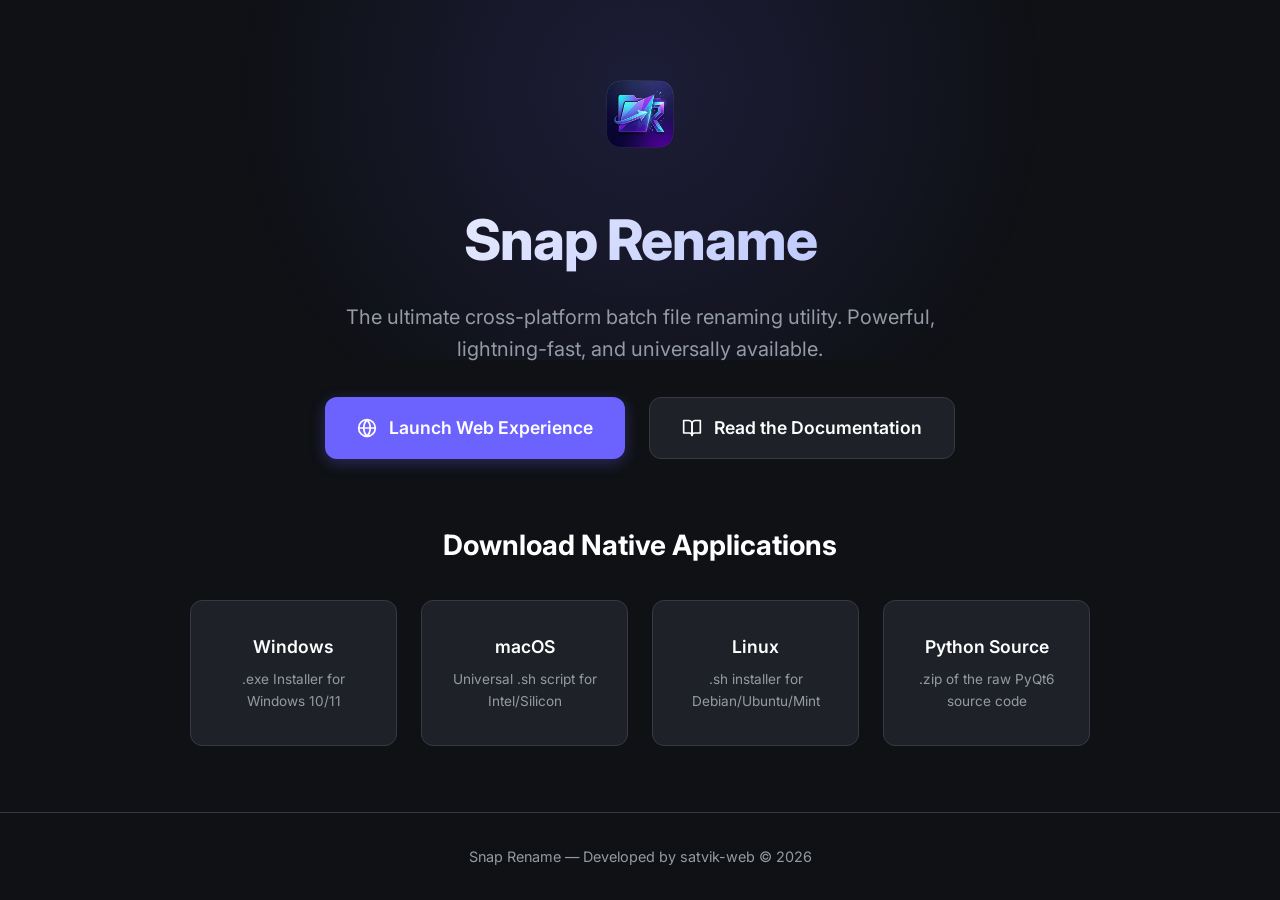
<file: index.html>
<!DOCTYPE html>
<html lang="en">
<head>
  <meta charset="UTF-8" />
  <meta name="viewport" content="width=device-width, initial-scale=1.0"/>
  <title>Snap Rename — Welcome</title>
  <meta name="description" content="A powerful cross-platform file renaming utility available on Web, Windows, macOS, and Linux." />
  
  <link rel="preconnect" href="https://fonts.googleapis.com">
  <link href="https://fonts.googleapis.com/css2?family=Inter:wght@400;500;600;700;800&family=JetBrains+Mono:wght@400;600&display=swap" rel="stylesheet">
  
  <link rel="icon" type="image/png" href="Documentation/logo.png">

  <style>
    :root {
      --bg-color: #0f1115;
      --surface: #1e2128;
      --surface-hover: #2a2e37;
      --text: #ffffff;
      --text-muted: #949ba4;
      --primary: #6c63ff;
      --primary-hover: #5a52d6;
      --border: #353a45;
      --radius: 12px;
      --transition: 0.2s ease-in-out;
    }

    * { margin: 0; padding: 0; box-sizing: border-box; }

    body {
      font-family: 'Inter', sans-serif;
      background-color: var(--bg-color);
      color: var(--text);
      line-height: 1.6;
      display: flex;
      flex-direction: column;
      align-items: center;
      min-height: 100vh;
      overflow-x: hidden;
    }

    /* Ambient Background Glow */
    .glow {
      position: fixed;
      top: -20vh;
      left: 50%;
      transform: translateX(-50%);
      width: 80vw;
      height: 60vh;
      background: radial-gradient(circle at center, rgba(108, 99, 255, 0.15) 0%, rgba(15, 17, 21, 0) 70%);
      z-index: -1;
      pointer-events: none;
    }

    .container {
      max-width: 900px;
      width: 90%;
      margin: 4rem auto;
      text-align: center;
    }

    /* Hero Section */
    .hero {
      margin-bottom: 4rem;
      animation: fadeInDown 0.8s ease-out;
    }
    
    .hero img {
      width: 100px;
      height: 100px;
      margin-bottom: 1.5rem;
      animation: float 6s ease-in-out infinite;
    }

    .hero h1 {
      font-size: 3.5rem;
      font-weight: 800;
      letter-spacing: -1px;
      margin-bottom: 1rem;
      background: linear-gradient(135deg, #ffffff 0%, #a5b4fc 100%);
      -webkit-background-clip: text;
      -webkit-text-fill-color: transparent;
    }

    .hero p {
      font-size: 1.25rem;
      color: var(--text-muted);
      max-width: 600px;
      margin: 0 auto 2rem auto;
    }

    /* Main Core Buttons (App & Docs) */
    .core-actions {
      display: flex;
      gap: 1.5rem;
      justify-content: center;
      margin-bottom: 4rem;
      flex-wrap: wrap;
    }

    .btn {
      display: inline-flex;
      align-items: center;
      justify-content: center;
      gap: 0.75rem;
      padding: 1rem 2rem;
      font-size: 1.1rem;
      font-weight: 600;
      border-radius: var(--radius);
      text-decoration: none;
      transition: var(--transition);
    }

    .btn-primary {
      background-color: var(--primary);
      color: white;
      box-shadow: 0 4px 15px rgba(108, 99, 255, 0.3);
    }
    
    .btn-primary:hover {
      background-color: var(--primary-hover);
      transform: translateY(-2px);
      box-shadow: 0 6px 20px rgba(108, 99, 255, 0.4);
    }

    .btn-secondary {
      background-color: var(--surface);
      color: var(--text);
      border: 1px solid var(--border);
    }

    .btn-secondary:hover {
      background-color: var(--surface-hover);
      transform: translateY(-2px);
    }

    /* Platform Downloads Grid */
    h2.section-title {
      font-size: 1.75rem;
      margin-bottom: 2rem;
      font-weight: 700;
    }

    .downloads-grid {
      display: grid;
      grid-template-columns: repeat(auto-fit, minmax(200px, 1fr));
      gap: 1.5rem;
      animation: fadeInUp 0.8s ease-out forwards;
      opacity: 0;
      animation-delay: 0.2s;
    }

    .download-card {
      background-color: var(--surface);
      border: 1px solid var(--border);
      border-radius: var(--radius);
      padding: 2rem 1.5rem;
      text-align: center;
      text-decoration: none;
      color: var(--text);
      transition: var(--transition);
      display: flex;
      flex-direction: column;
      align-items: center;
    }

    .download-card:hover {
      transform: translateY(-5px);
      background-color: var(--surface-hover);
      border-color: var(--primary);
      box-shadow: 0 10px 30px rgba(0, 0, 0, 0.4);
    }

    .platform-icon {
      font-size: 2.5rem;
      margin-bottom: 1rem;
    }

    .platform-name {
      font-size: 1.1rem;
      font-weight: 600;
      margin-bottom: 0.5rem;
    }

    .platform-desc {
      font-size: 0.85rem;
      color: var(--text-muted);
    }

    /* Footer */
    footer {
      margin-top: auto;
      padding: 2rem;
      text-align: center;
      color: var(--text-muted);
      font-size: 0.9rem;
      width: 100%;
      border-top: 1px solid var(--border);
    }

    /* Animations */
    @keyframes float {
      0% { transform: translateY(0px); }
      50% { transform: translateY(-10px); }
      100% { transform: translateY(0px); }
    }
    @keyframes fadeInDown {
      from { opacity: 0; transform: translateY(-20px); }
      to { opacity: 1; transform: translateY(0); }
    }
    @keyframes fadeInUp {
      from { opacity: 0; transform: translateY(20px); }
      to { opacity: 1; transform: translateY(0); }
    }

    @media (max-width: 600px) {
      .hero h1 { font-size: 2.5rem; }
      .core-actions { flex-direction: column; }
    }
  </style>
</head>
<body>

  <div class="glow"></div>

  <div class="container">
    <div class="hero">
      <img src="Documentation/logo.png" alt="Snap Rename Logo">
      <h1>Snap Rename</h1>
      <p>The ultimate cross-platform batch file renaming utility. Powerful, lightning-fast, and universally available.</p>
      
      <div class="core-actions">
        <a href="Website/index.html" class="btn btn-primary">
          <svg width="20" height="20" viewBox="0 0 24 24" fill="none" stroke="currentColor" stroke-width="2" stroke-linecap="round" stroke-linejoin="round"><circle cx="12" cy="12" r="10"></circle><line x1="2" y1="12" x2="22" y2="12"></line><path d="M12 2a15.3 15.3 0 0 1 4 10 15.3 15.3 0 0 1-4 10 15.3 15.3 0 0 1-4-10 15.3 15.3 0 0 1 4-10z"></path></svg>
          Launch Web Experience
        </a>
        <a href="Documentation/index.html" class="btn btn-secondary">
          <svg width="20" height="20" viewBox="0 0 24 24" fill="none" stroke="currentColor" stroke-width="2" stroke-linecap="round" stroke-linejoin="round"><path d="M2 3h6a4 4 0 0 1 4 4v14a3 3 0 0 0-3-3H2z"></path><path d="M22 3h-6a4 4 0 0 0-4 4v14a3 3 0 0 1 3-3h7z"></path></svg>
          Read the Documentation
        </a>
      </div>
    </div>

    <h2 class="section-title">Download Native Applications</h2>
    
    <div class="downloads-grid">
      <!-- Windows -->
      <a href="https://github.com/Satvik-web/Snap-Rename/releases/download/v1.0.0/windows_installer.exe" class="download-card">
        <div class="platform-name">Windows</div>
        <div class="platform-desc">.exe Installer for Windows 10/11</div>
      </a>

      <!-- macOS -->
      <a href="https://github.com/Satvik-web/Snap-Rename/releases/download/v1.0.0/macos_install.sh" class="download-card">
        <div class="platform-name">macOS</div>
        <div class="platform-desc">Universal .sh script for Intel/Silicon</div>
      </a>

      <!-- Linux -->
      <a href="https://github.com/Satvik-web/Snap-Rename/releases/download/v1.0.0/linux_installer.sh" class="download-card">
        <div class="platform-name">Linux</div>
        <div class="platform-desc">.sh installer for Debian/Ubuntu/Mint</div>
      </a>

      <!-- Python Source -->
      <a href="https://github.com/Satvik-web/Snap-Rename/releases/download/v1.0.0/Python_Edition.zip" class="download-card">
        <div class="platform-name">Python Source</div>
        <div class="platform-desc">.zip of the raw PyQt6 source code</div>
      </a>
    </div>

  </div>

  <footer>
    <p>Snap Rename — Developed by satvik-web &copy; 2026</p>
  </footer>

</body>
</html>
</file>
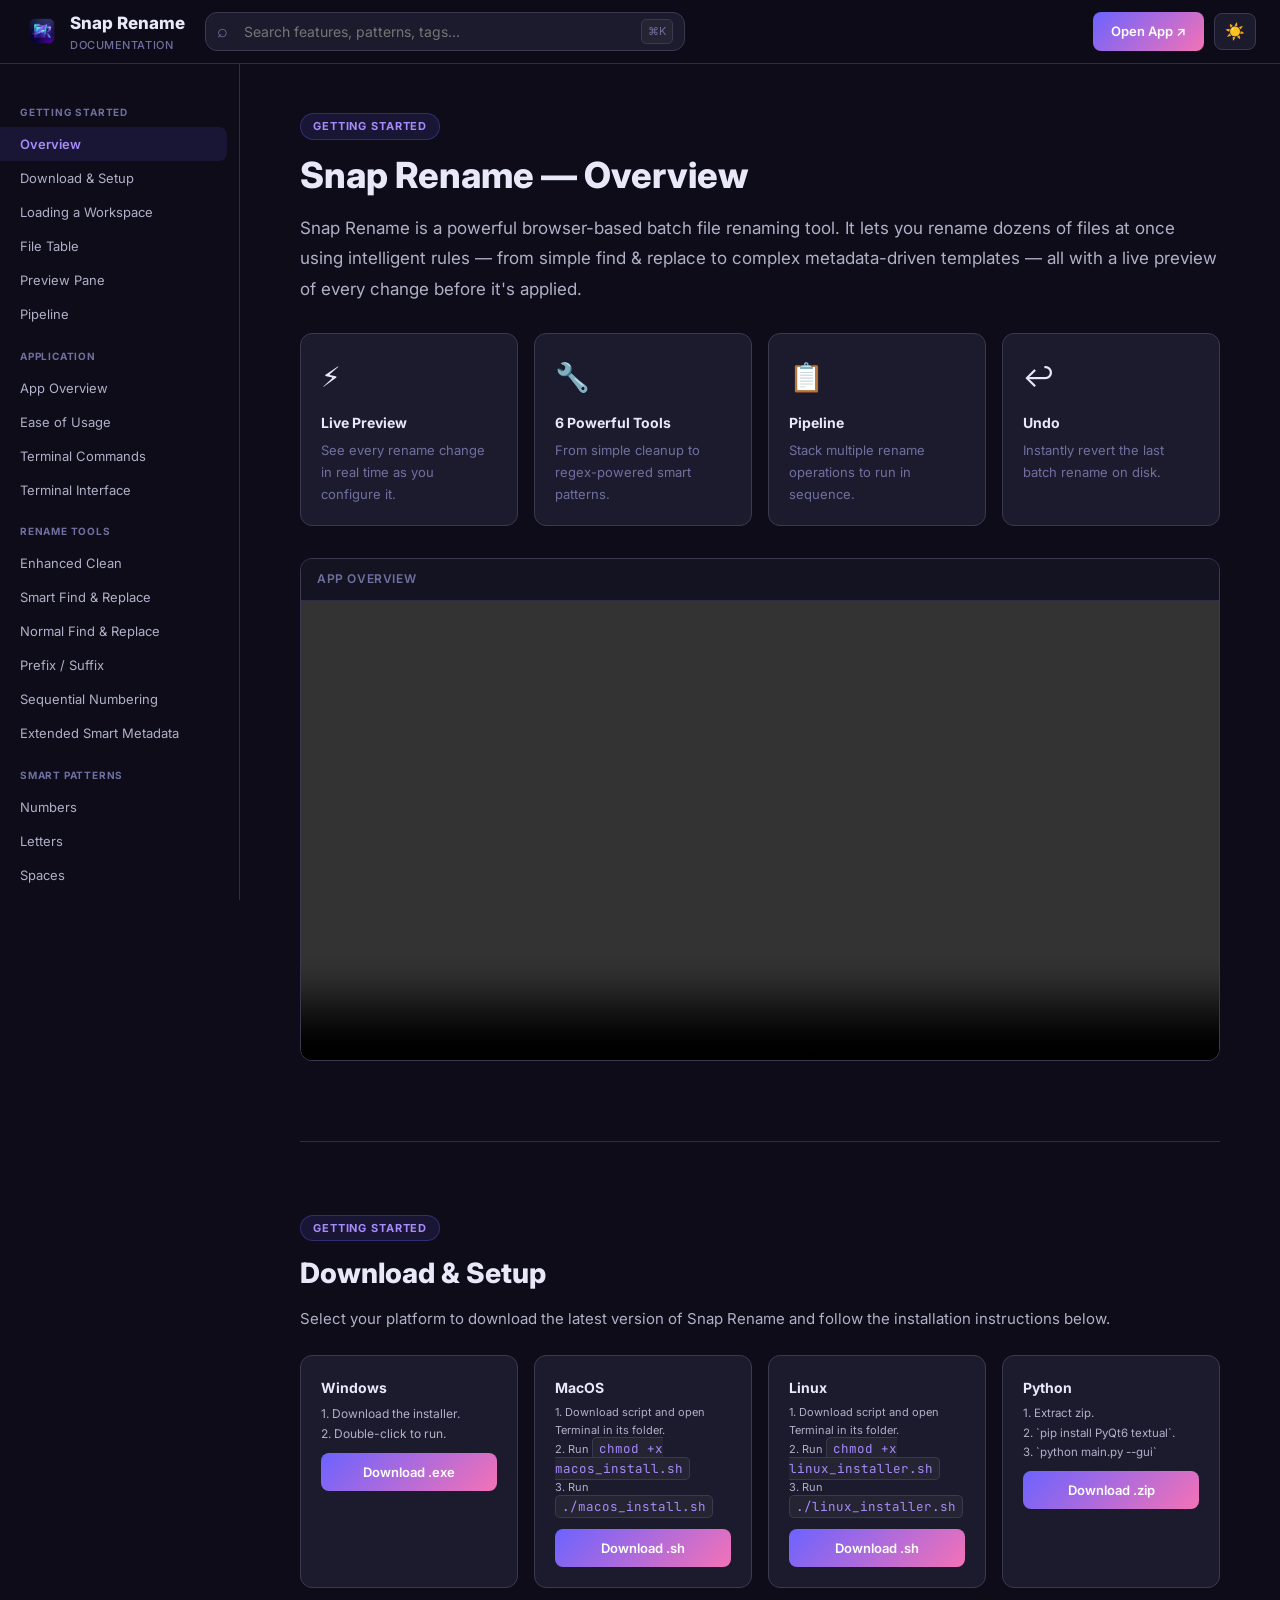
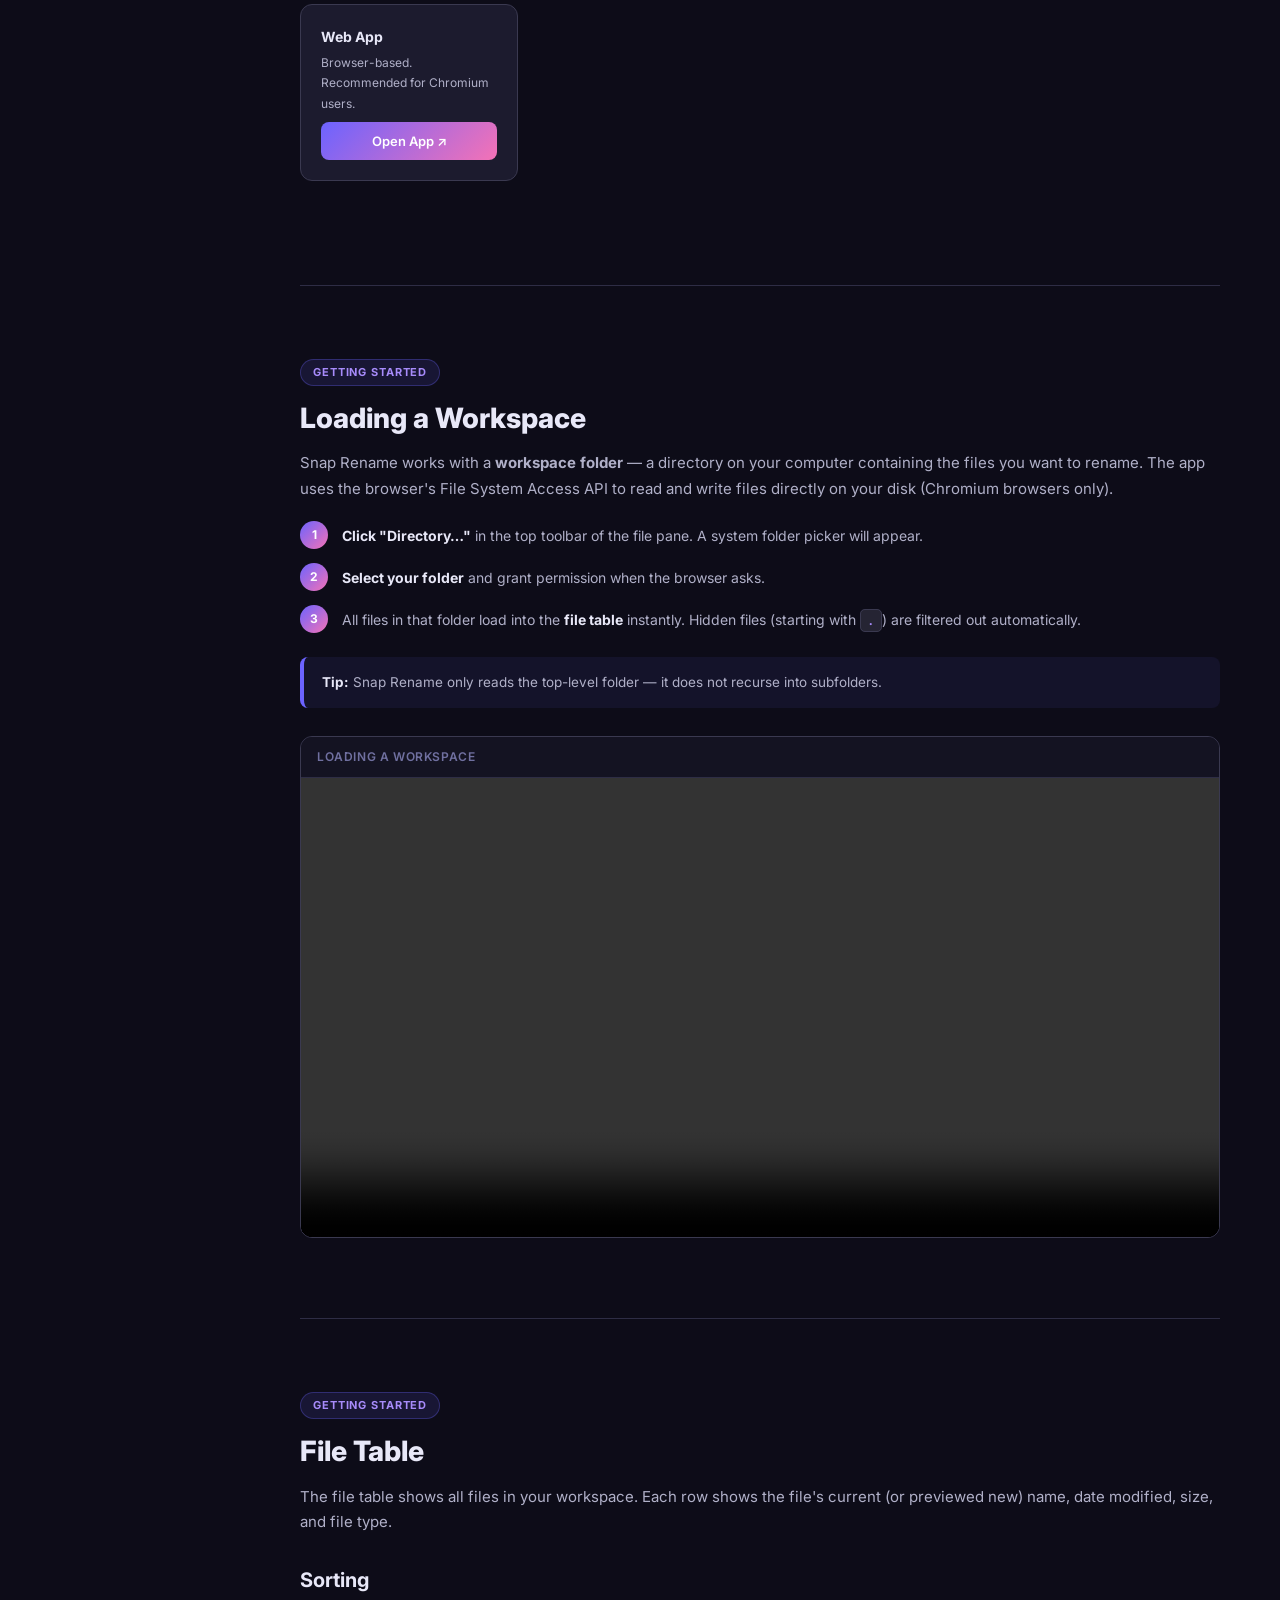
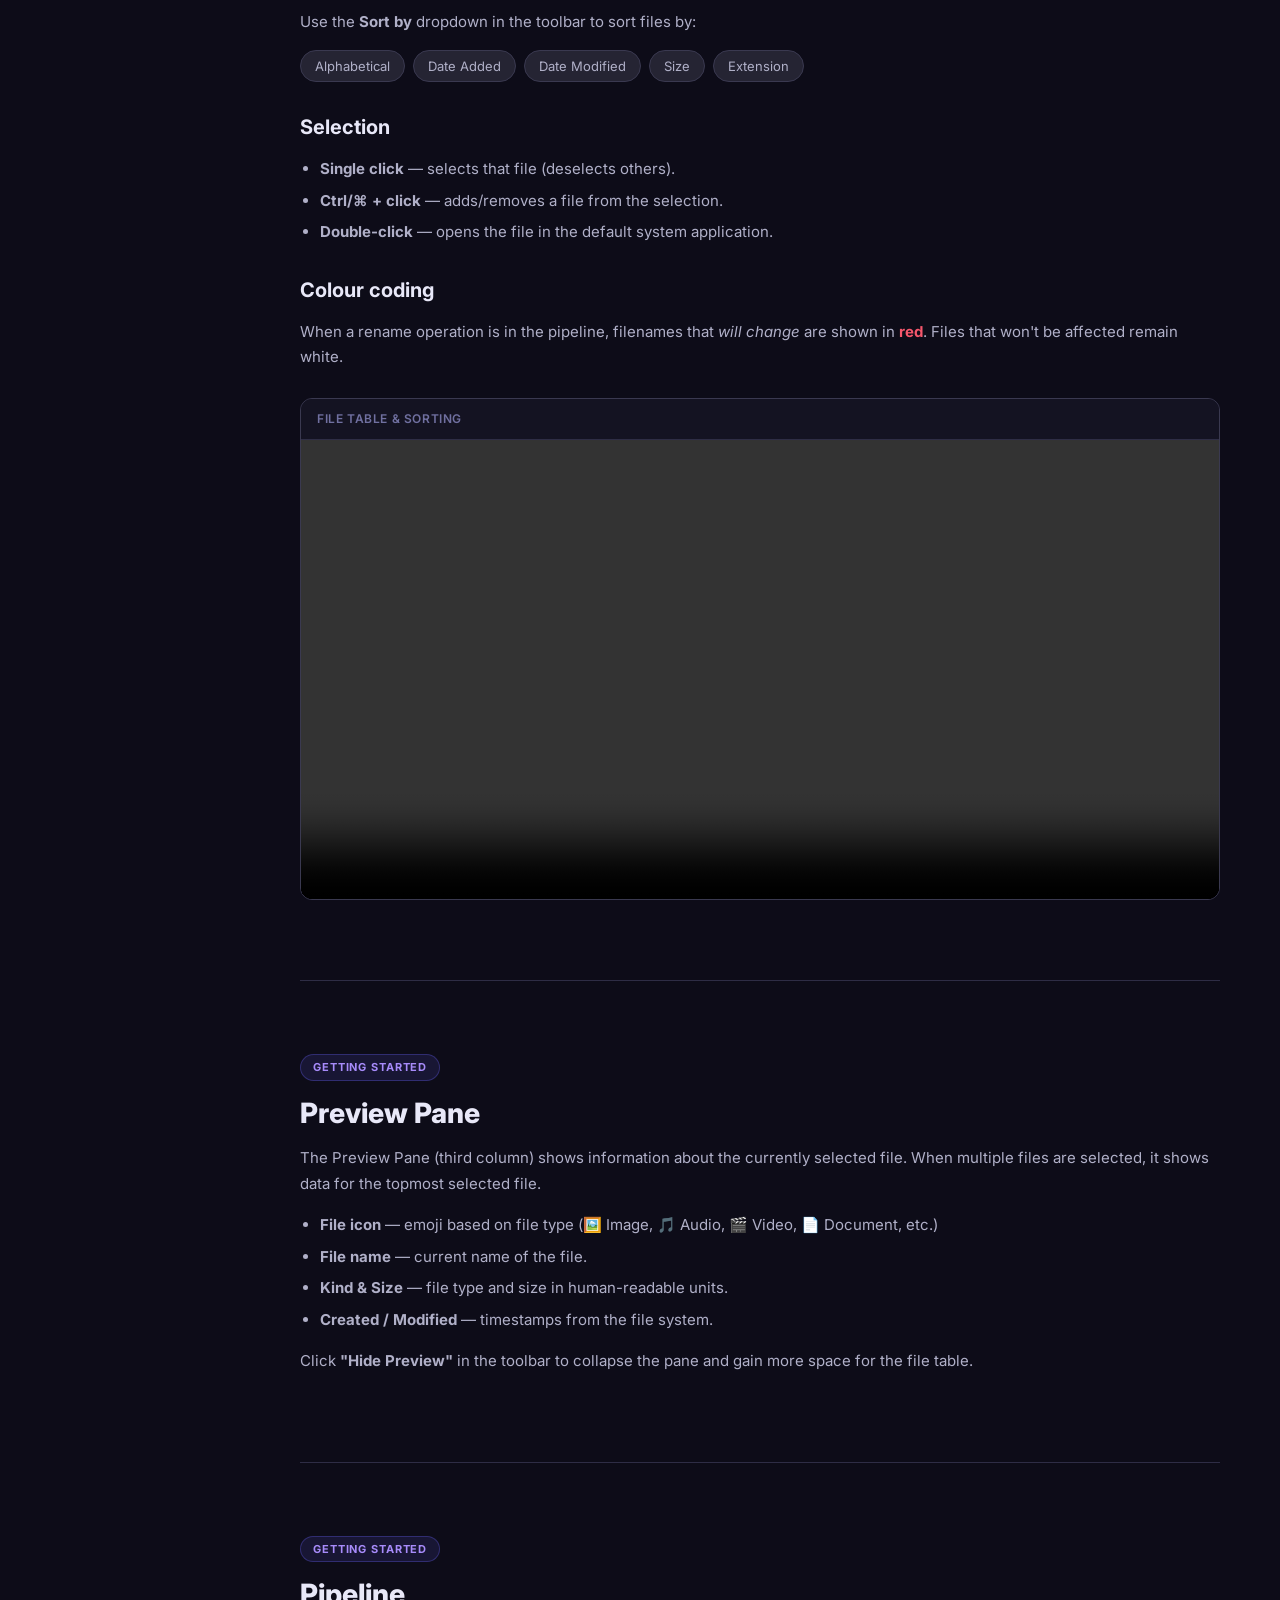
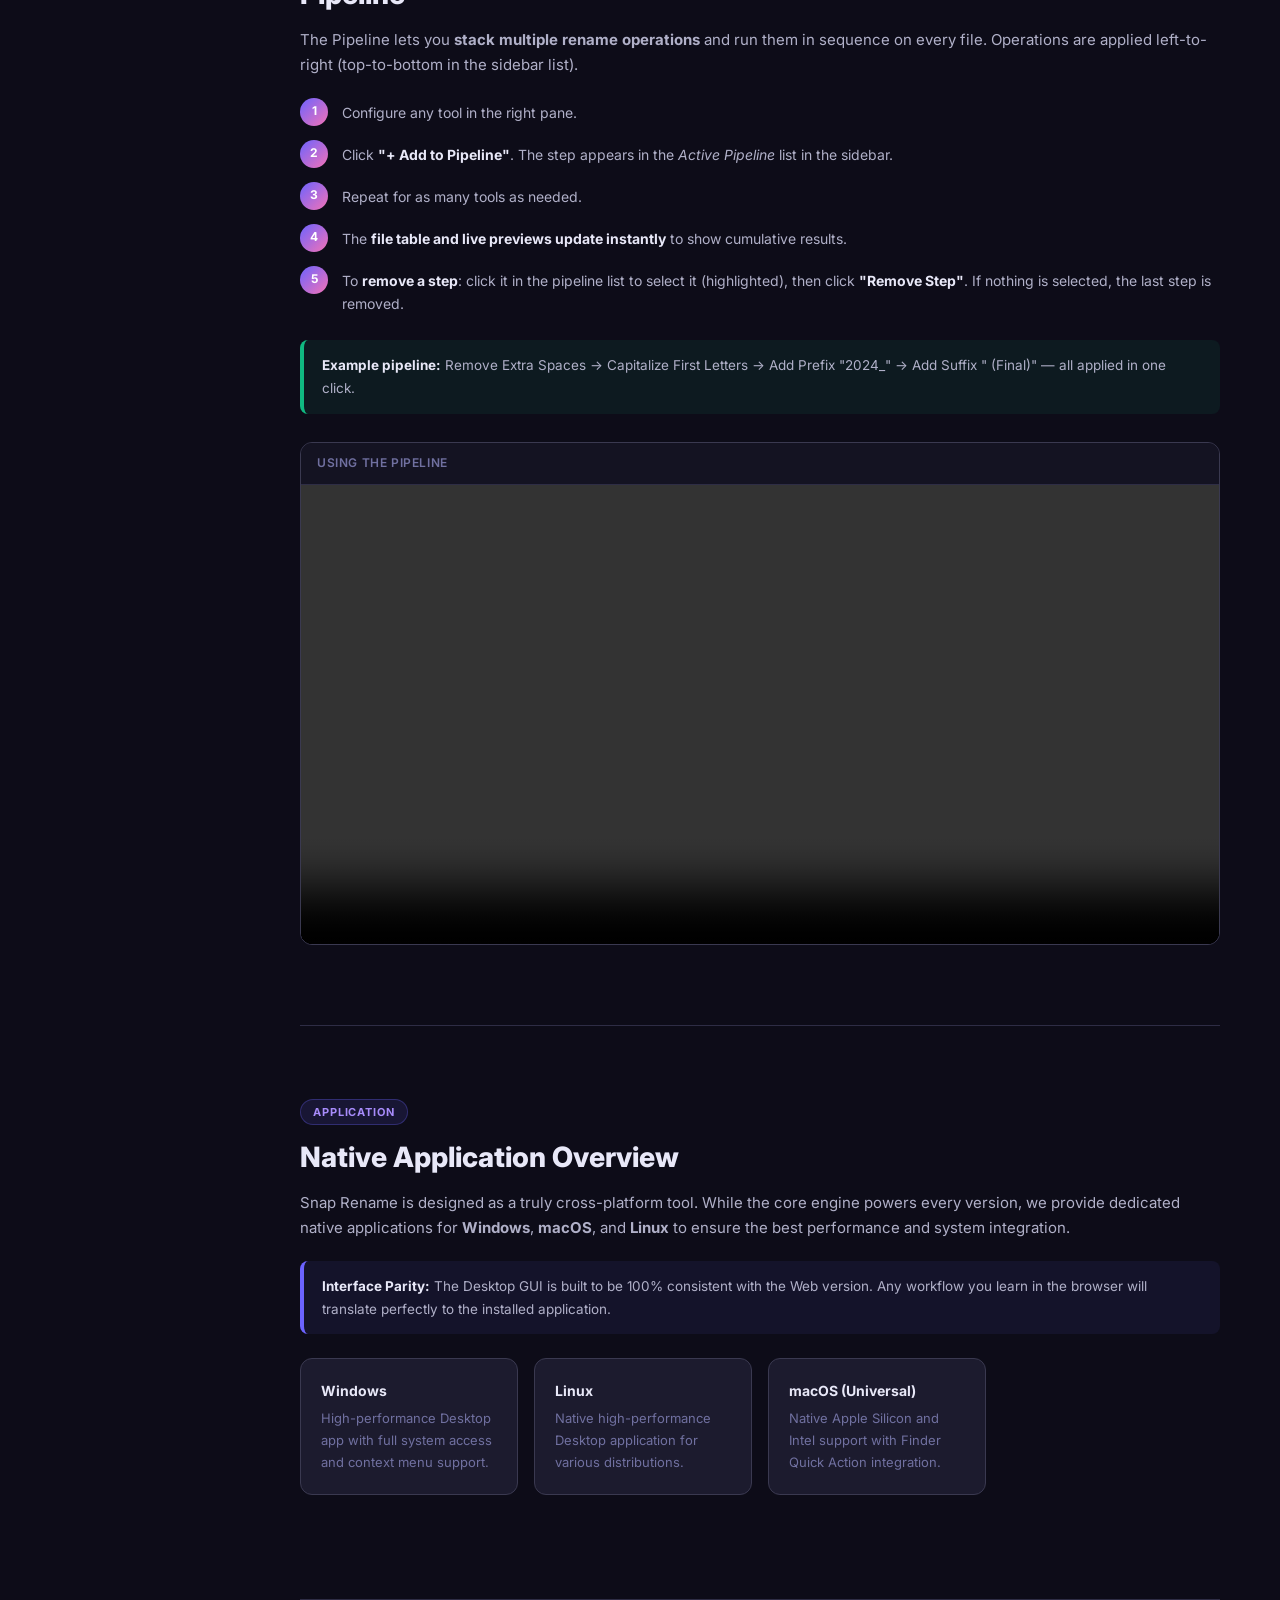
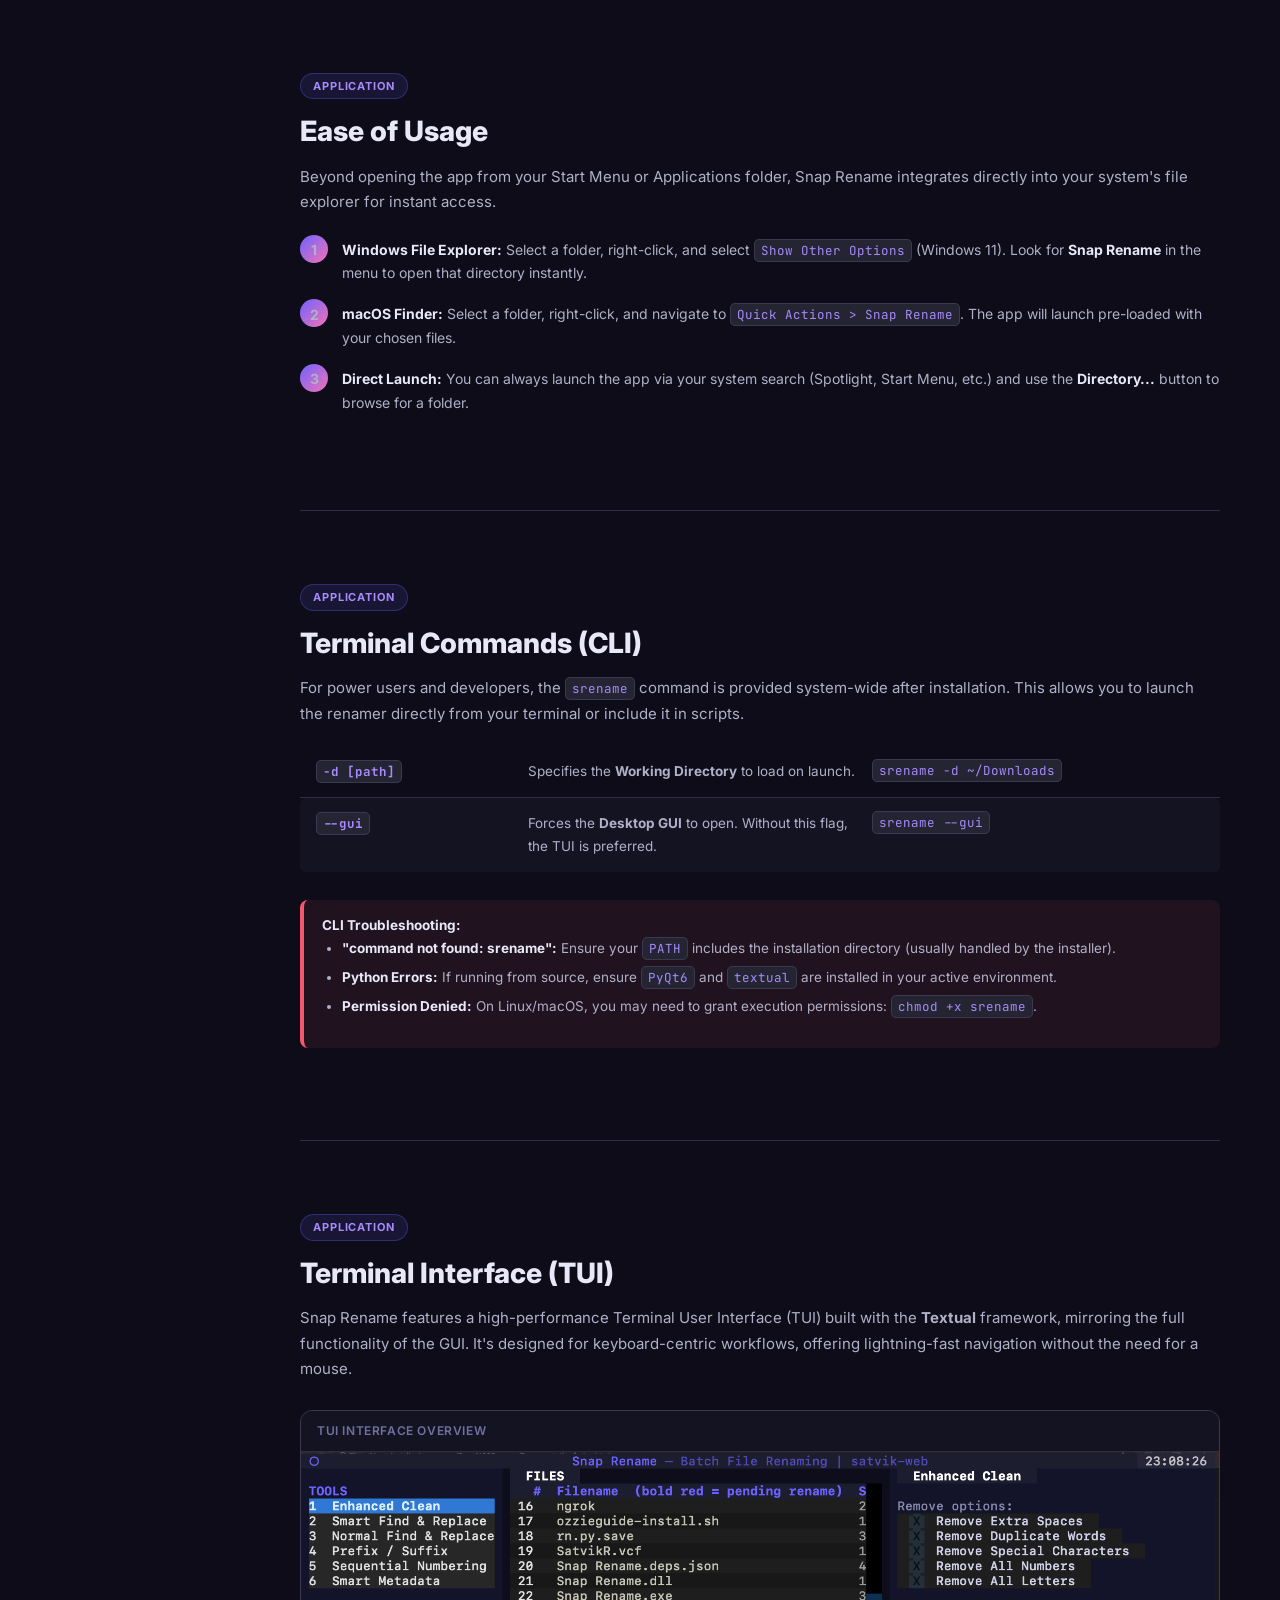
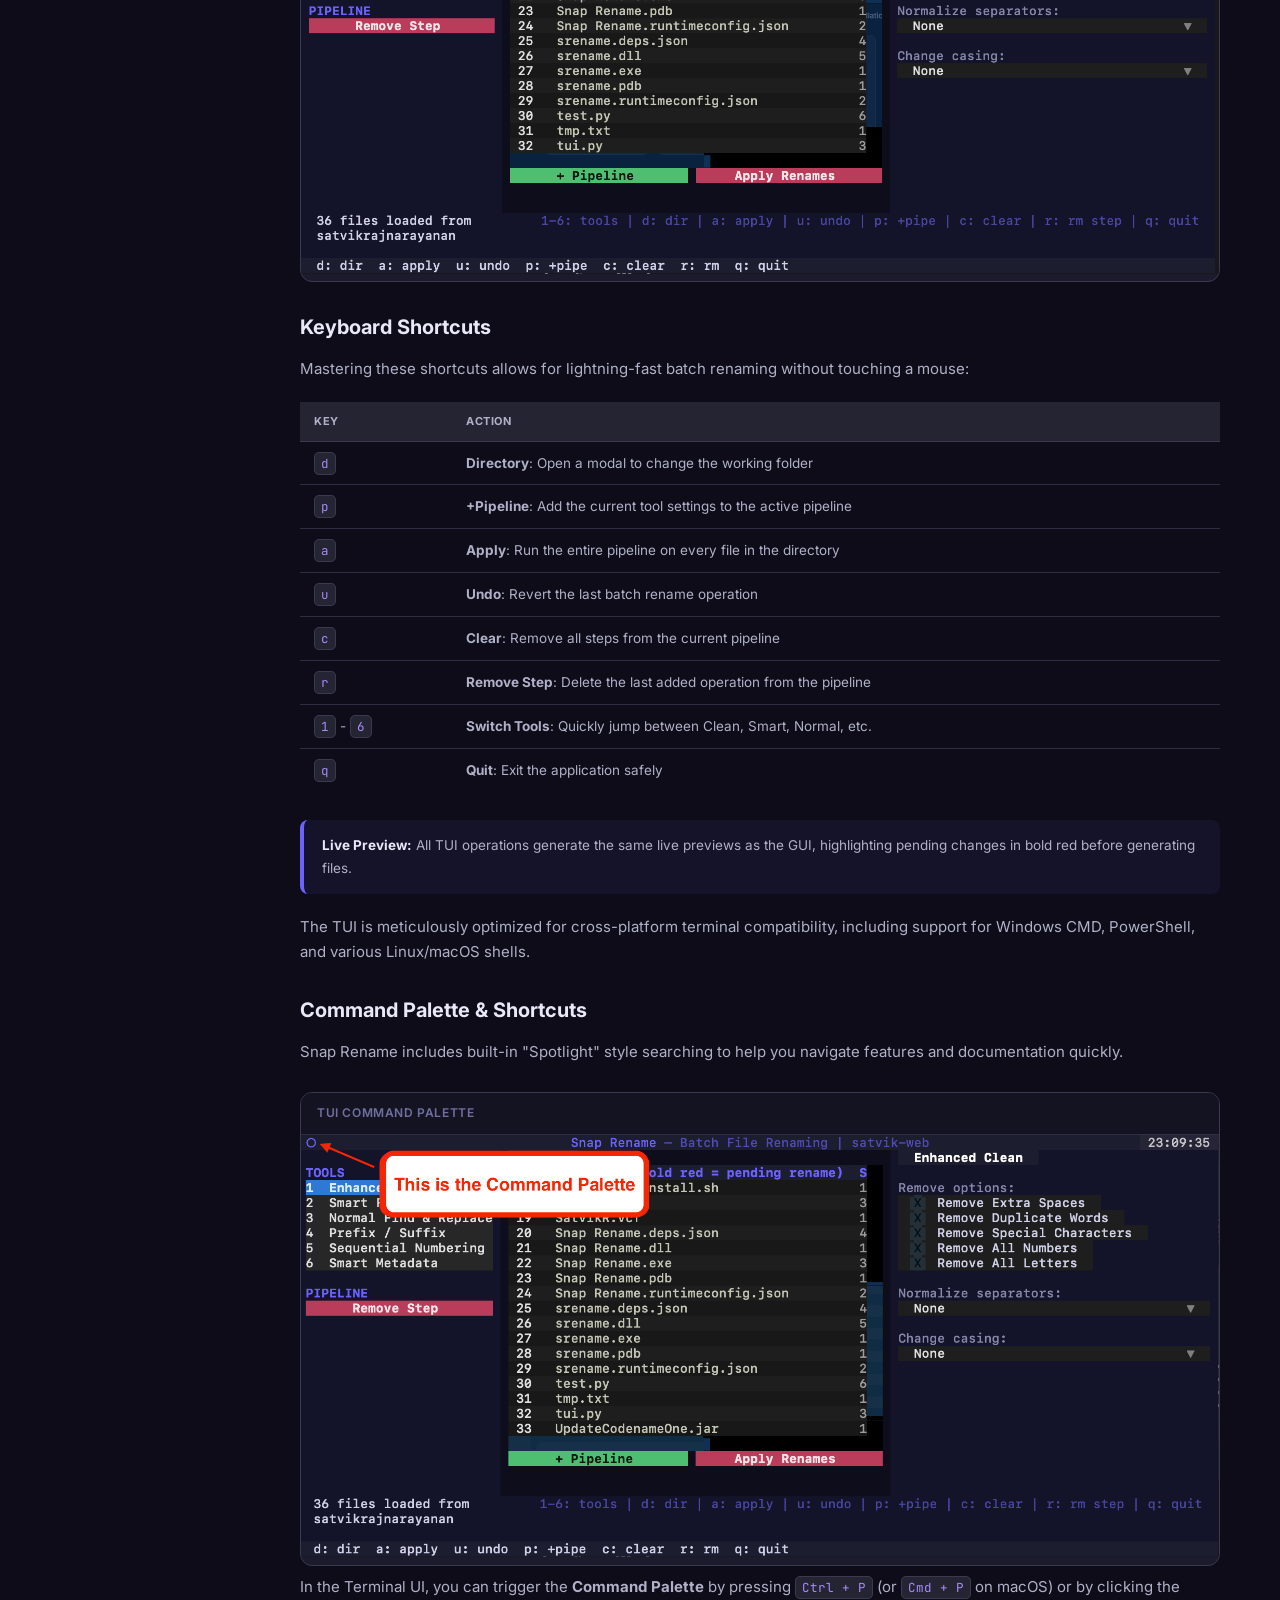
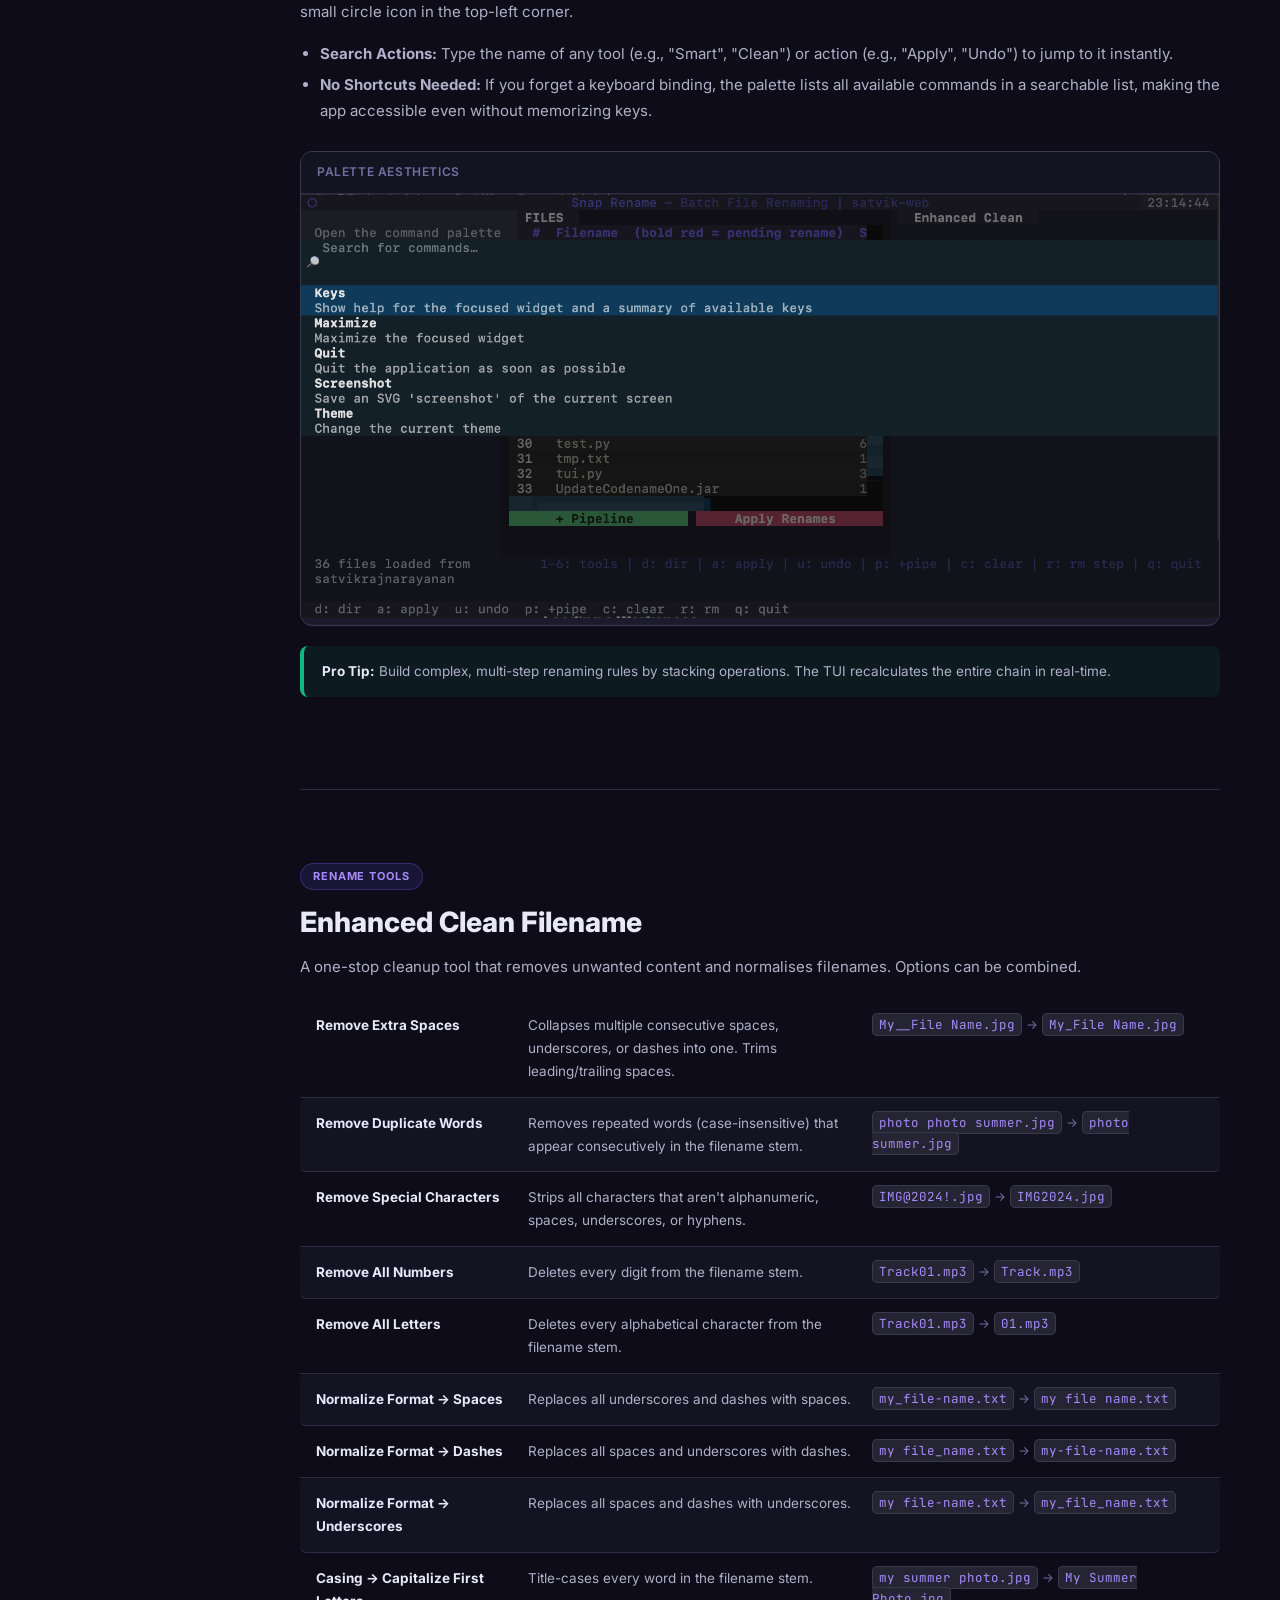
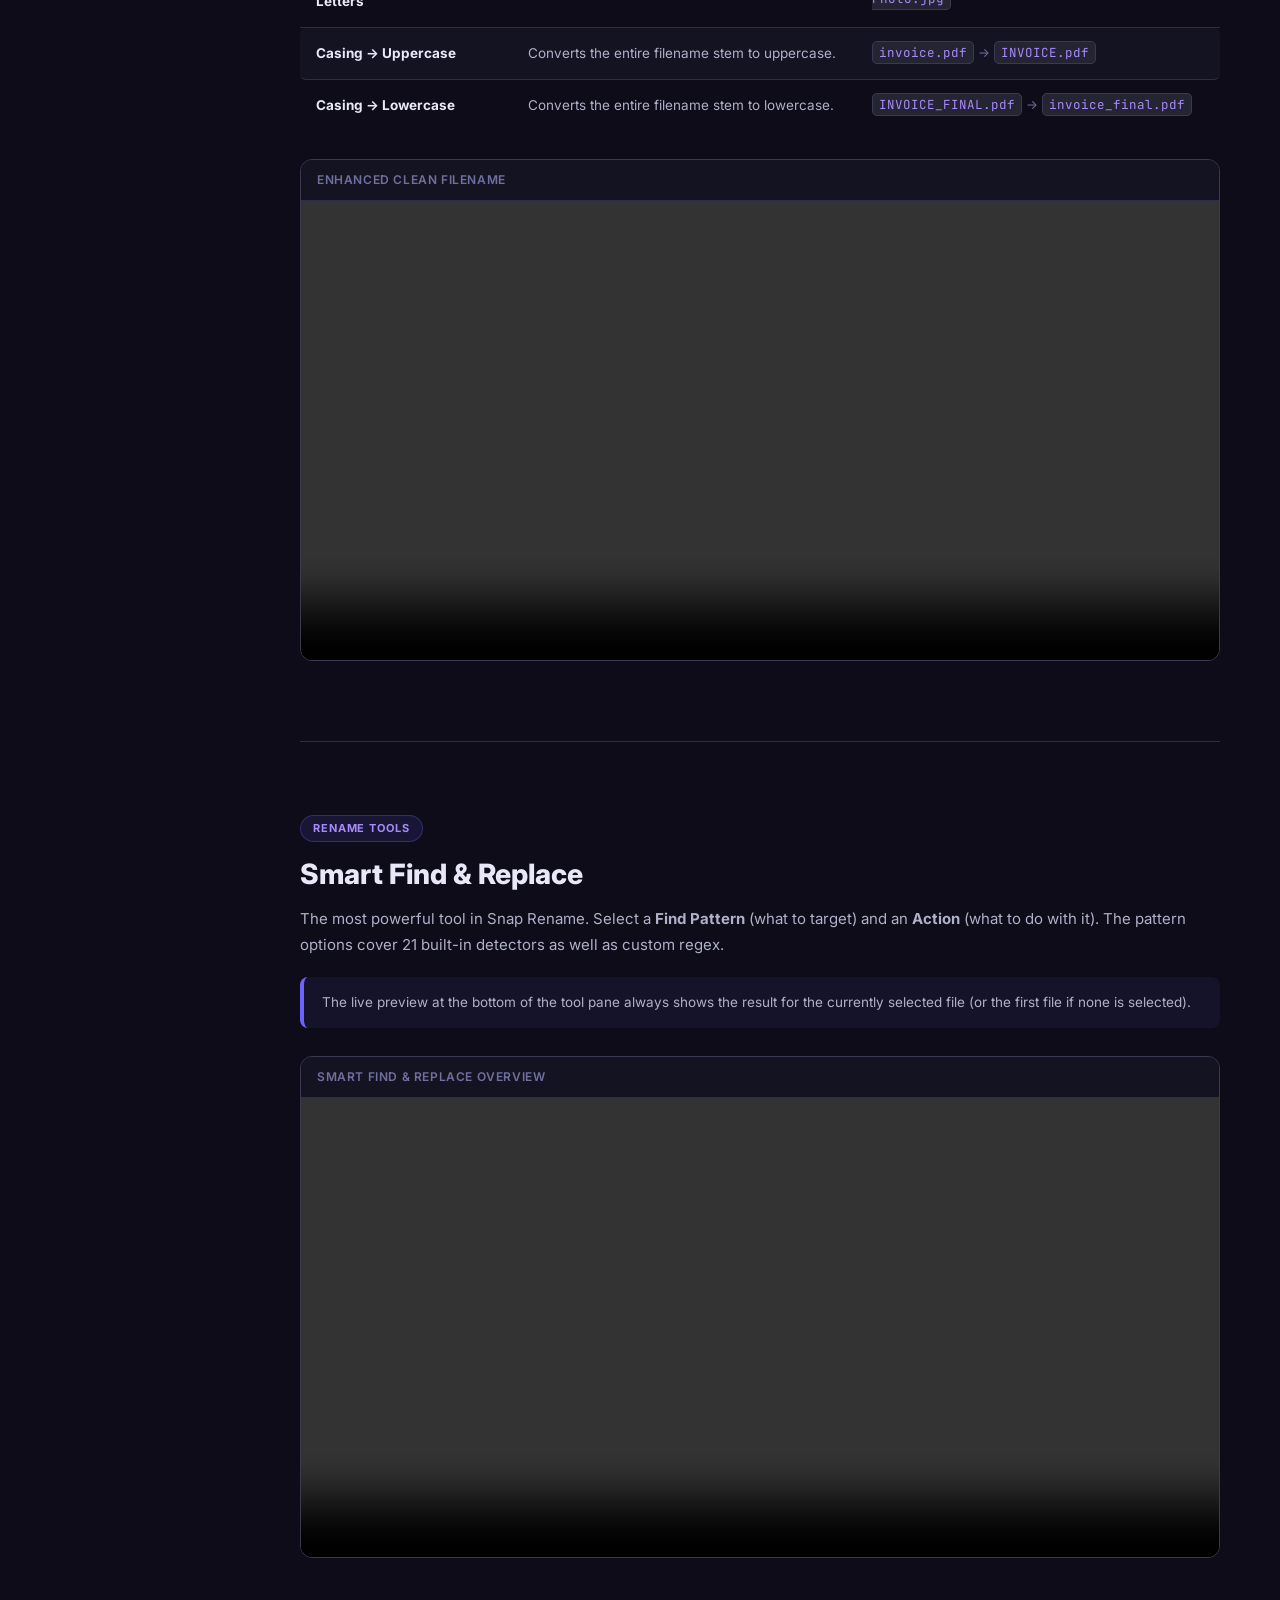
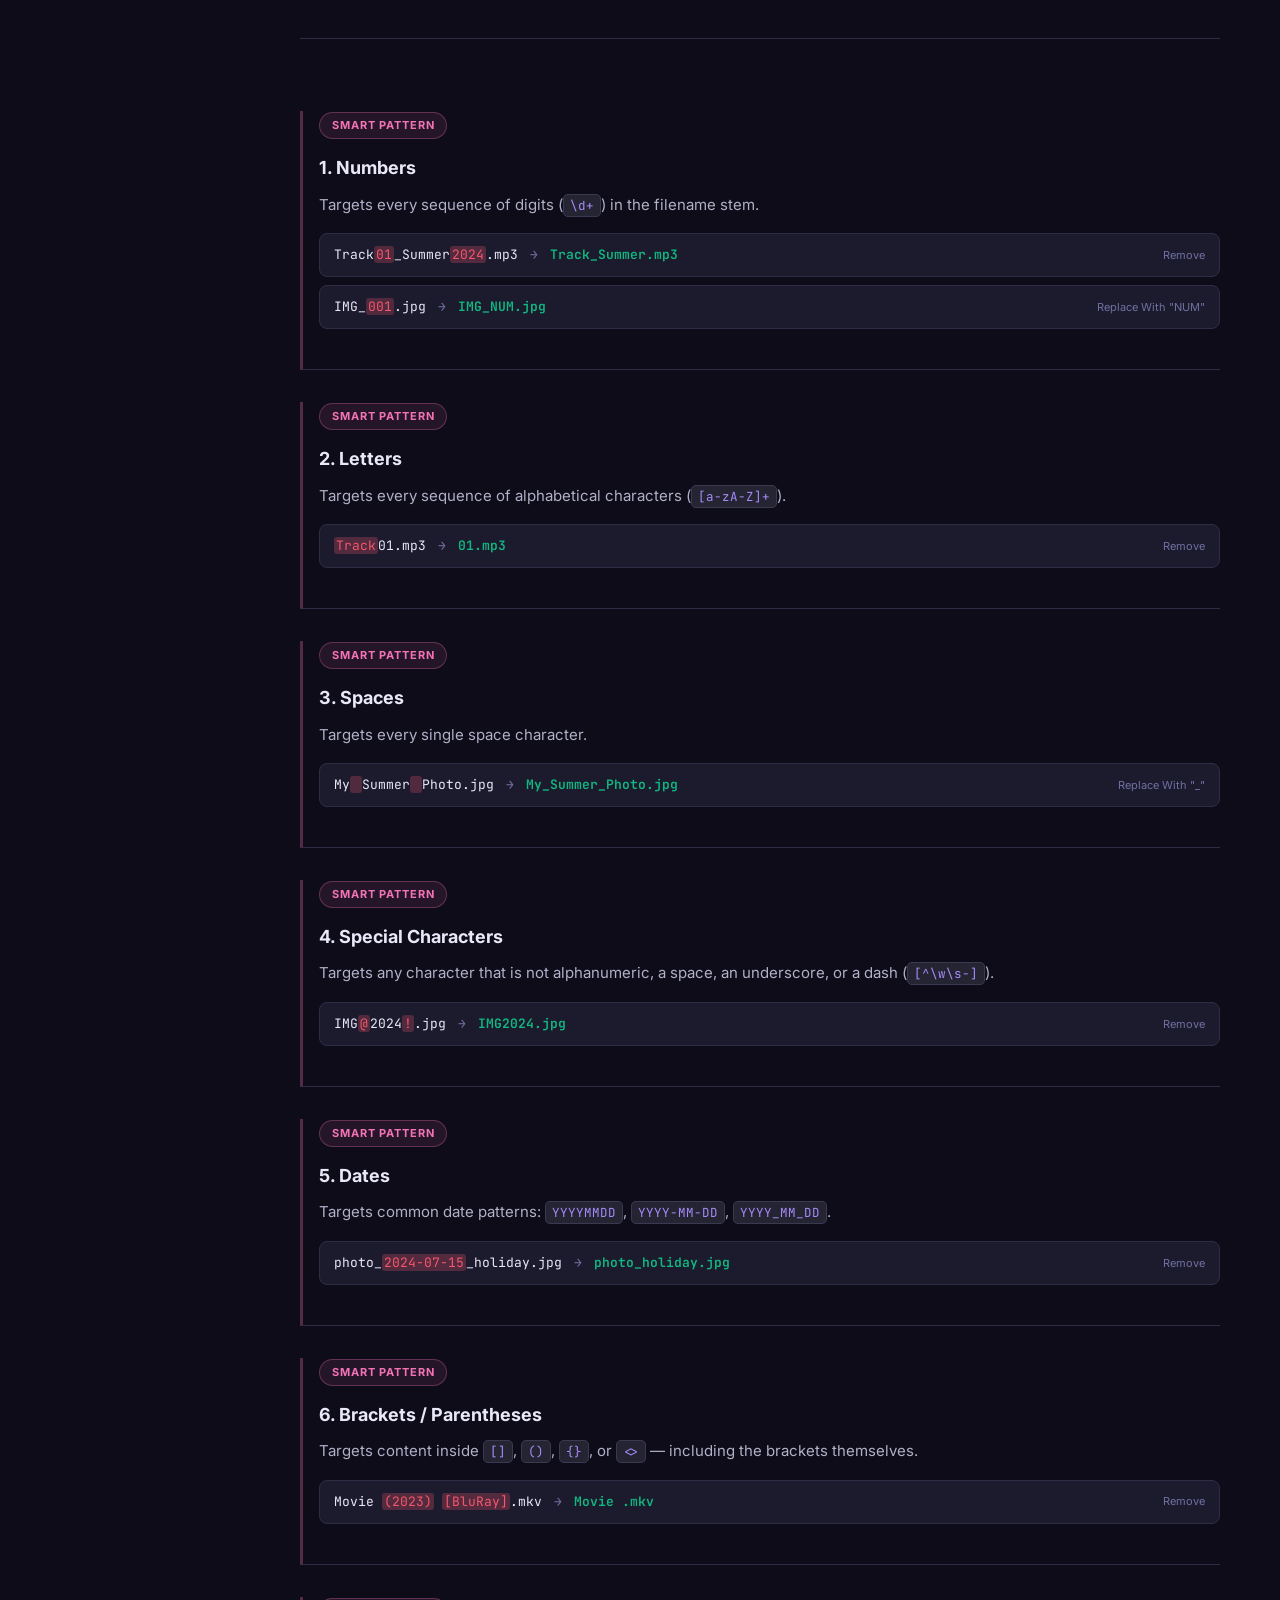
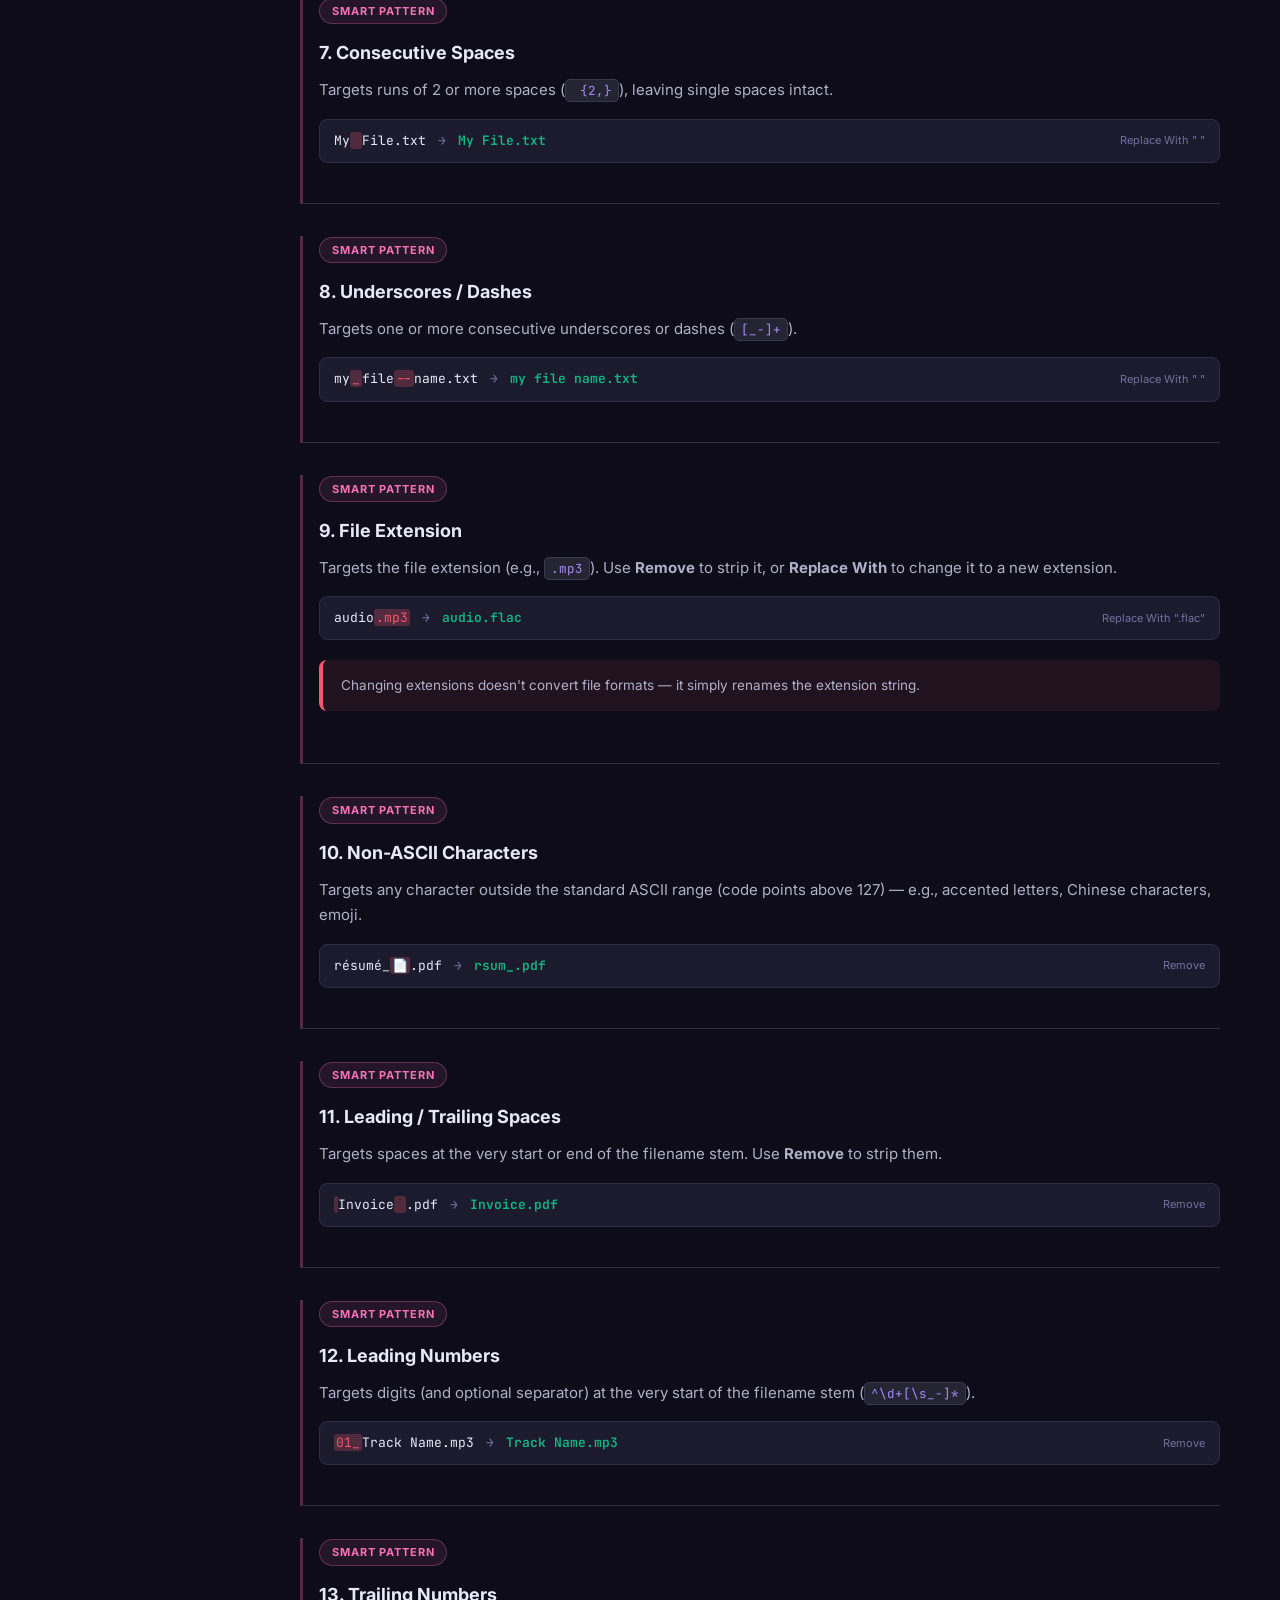
<file: Documentation/index.html>
<!DOCTYPE html>
<html lang="en">
<head>
  <meta charset="UTF-8">
  <meta name="viewport" content="width=device-width, initial-scale=1.0">
  <title>Snap Rename — Documentation</title>
  <meta name="description" content="Complete documentation for Snap Rename — a powerful batch file renaming tool.">
  <link rel="icon" type="image/png" href="logo.png">
  <link rel="preconnect" href="https://fonts.googleapis.com">
  <link href="https://fonts.googleapis.com/css2?family=Inter:wght@400;500;600;700;800&family=JetBrains+Mono:wght@400;600&display=swap" rel="stylesheet">
  <link rel="stylesheet" href="style.css">
</head>
<body>

<!-- ═══ HEADER ═══ -->
<header id="top-header">
  <div class="header-inner">
    <div class="header-logo">
      <img src="logo.png" alt="Snap Rename Logo">
      <div>
        <div class="header-title">Snap Rename</div>
        <div class="header-sub">Documentation</div>
      </div>
    </div>
    <div class="search-wrap">
      <span class="search-icon">⌕</span>
      <input type="text" id="search-input" placeholder="Search features, patterns, tags…" autocomplete="off">
      <kbd>⌘K</kbd>
    </div>
    <div class="header-actions">
      <a href="../Website/index.html" class="btn-launch">Open App ↗</a>
      <button id="theme-toggle" title="Toggle theme">☀️</button>
    </div>
  </div>
  <div id="search-results" class="search-results hidden"></div>
</header>

<!-- ═══ LAYOUT ═══ -->
<div class="page-layout">

  <!-- Sidebar -->
  <aside id="sidebar">
    <nav>
      <div class="nav-section">Getting Started</div>
      <a href="#overview" class="nav-link active">Overview</a>
      <a href="#download" class="nav-link">Download & Setup</a>
      <a href="#workspace" class="nav-link">Loading a Workspace</a>
      <a href="#file-table" class="nav-link">File Table</a>
      <a href="#preview-pane" class="nav-link">Preview Pane</a>
      <a href="#pipeline" class="nav-link">Pipeline</a>

      <div class="nav-section">Application</div>
      <a href="#app-overview" class="nav-link">App Overview</a>
      <a href="#app-usage" class="nav-link">Ease of Usage</a>
      <a href="#app-cli" class="nav-link">Terminal Commands</a>
      <a href="#app-tui" class="nav-link">Terminal Interface</a>

      <div class="nav-section">Rename Tools</div>
      <a href="#clean" class="nav-link">Enhanced Clean</a>
      <a href="#smart" class="nav-link">Smart Find & Replace</a>
      <a href="#normal" class="nav-link">Normal Find & Replace</a>
      <a href="#presuf" class="nav-link">Prefix / Suffix</a>
      <a href="#numbering" class="nav-link">Sequential Numbering</a>
      <a href="#metadata" class="nav-link">Extended Smart Metadata</a>

      <div class="nav-section">Smart Patterns</div>
      <a href="#patterns-numbers" class="nav-link">Numbers</a>
      <a href="#patterns-letters" class="nav-link">Letters</a>
      <a href="#patterns-spaces" class="nav-link">Spaces</a>
      <a href="#patterns-special" class="nav-link">Special Characters</a>
      <a href="#patterns-dates" class="nav-link">Dates</a>
      <a href="#patterns-brackets" class="nav-link">Brackets</a>
      <a href="#patterns-consec" class="nav-link">Consecutive Spaces</a>
      <a href="#patterns-underdash" class="nav-link">Underscores / Dashes</a>
      <a href="#patterns-ext" class="nav-link">File Extension</a>
      <a href="#patterns-nonascii" class="nav-link">Non-ASCII</a>
      <a href="#patterns-leadtrail" class="nav-link">Leading/Trailing Spaces</a>
      <a href="#patterns-leadnums" class="nav-link">Leading Numbers</a>
      <a href="#patterns-trailnums" class="nav-link">Trailing Numbers</a>
      <a href="#patterns-leadunder" class="nav-link">Leading/Trailing _</a>
      <a href="#patterns-capcap" class="nav-link">Capitalize First</a>
      <a href="#patterns-upper" class="nav-link">Uppercase All</a>
      <a href="#patterns-lower" class="nav-link">Lowercase All</a>
      <a href="#patterns-swap" class="nav-link">Swap Words</a>
      <a href="#patterns-charpos" class="nav-link">Character Position</a>
      <a href="#patterns-exact" class="nav-link">Custom Exact</a>
      <a href="#patterns-regex" class="nav-link">Custom Regex</a>

      <div class="nav-section">Actions</div>
      <a href="#actions" class="nav-link">All 8 Actions</a>

      <div class="nav-section">Apply & Undo</div>
      <a href="#apply" class="nav-link">Applying Renames</a>
      <a href="#undo" class="nav-link">Undo</a>
      <a href="#dragdrop" class="nav-link">Drag & Drop</a>
      <a href="#metadata-tags" class="nav-link">Metadata Tags Reference</a>

      <div class="nav-section">Open Source</div>
      <a href="#github" class="nav-link">Source Code</a>
    </nav>
  </aside>

  <!-- Main Content -->
  <main id="content">

    <!-- ══ OVERVIEW ══ -->
    <section id="overview" class="doc-section">
      <div class="section-badge">Getting Started</div>
      <h1>Snap Rename — Overview</h1>
      <p class="lead">Snap Rename is a powerful browser-based batch file renaming tool. It lets you rename dozens of files at once using intelligent rules — from simple find & replace to complex metadata-driven templates — all with a live preview of every change before it's applied.</p>

      <div class="feature-grid">
        <div class="feature-card">
          <div class="feature-icon">⚡</div>
          <div class="feature-name">Live Preview</div>
          <div class="feature-desc">See every rename change in real time as you configure it.</div>
        </div>
        <div class="feature-card">
          <div class="feature-icon">🔧</div>
          <div class="feature-name">6 Powerful Tools</div>
          <div class="feature-desc">From simple cleanup to regex-powered smart patterns.</div>
        </div>
        <div class="feature-card">
          <div class="feature-icon">📋</div>
          <div class="feature-name">Pipeline</div>
          <div class="feature-desc">Stack multiple rename operations to run in sequence.</div>
        </div>
        <div class="feature-card">
          <div class="feature-icon">↩️</div>
          <div class="feature-name">Undo</div>
          <div class="feature-desc">Instantly revert the last batch rename on disk.</div>
        </div>
      </div>

      <div class="video-block">
        <div class="video-label">App Overview</div>
        <video controls preload="metadata" poster="">
          <source src="Videos/website_overview.mp4" type="video/mp4">
          <p class="no-video">Video coming soon.</p>
        </video>
      </div>
    </section>
    
    <!-- ══ DOWNLOAD & SETUP ══ -->
    <section id="download" class="doc-section" data-search="download install setup windows mac linux python web">
      <div class="section-badge">Getting Started</div>
      <h2>Download & Setup</h2>
      <p>Select your platform to download the latest version of Snap Rename and follow the installation instructions below.</p>

      <div class="feature-grid">
        <!-- Windows -->
        <div class="feature-card">
          <div class="feature-name">Windows</div>
          <div class="feature-desc">
            <p style="font-size: 12px; margin-bottom: 8px;">1. Download the installer.<br>2. Double-click to run.</p>
            <a href="https://github.com/Satvik-web/Snap-Rename/releases/download/v1.0.0/windows_installer.exe" class="btn-launch" style="display: block; text-align: center; text-decoration: none;">Download .exe</a>
          </div>
        </div>

        <!-- MacOS -->
        <div class="feature-card">
          <div class="feature-name">MacOS</div>
          <div class="feature-desc">
            <p style="font-size: 11px; margin-bottom: 12px; line-height: 1.6;">
              1. Download script and open Terminal in its folder.<br>
              2. Run <code>chmod +x macos_install.sh</code><br>
              3. Run <code>./macos_install.sh</code>
            </p>
            <a href="https://github.com/Satvik-web/Snap-Rename/releases/download/v1.0.0/macos_install.sh" class="btn-launch" style="display: block; text-align: center; text-decoration: none;">Download .sh</a>
          </div>
        </div>

        <!-- Linux -->
        <div class="feature-card">
          <div class="feature-name">Linux</div>
          <div class="feature-desc">
            <p style="font-size: 11px; margin-bottom: 12px; line-height: 1.6;">
              1. Download script and open Terminal in its folder.<br>
              2. Run <code>chmod +x linux_installer.sh</code><br>
              3. Run <code>./linux_installer.sh</code>
            </p>
            <a href="https://github.com/Satvik-web/Snap-Rename/releases/download/v1.0.0/linux_installer.sh" class="btn-launch" style="display: block; text-align: center; text-decoration: none;">Download .sh</a>
          </div>
        </div>

        <!-- Python -->
        <div class="feature-card">
          <div class="feature-name">Python</div>
          <div class="feature-desc">
            <p style="font-size: 11.5px; margin-bottom: 8px;">1. Extract zip.<br>2. `pip install PyQt6 textual`.<br>3. `python main.py --gui`</p>
            <a href="https://github.com/Satvik-web/Snap-Rename/releases/download/v1.0.0/Python_Edition.zip" class="btn-launch" style="display: block; text-align: center; text-decoration: none;">Download .zip</a>
          </div>
        </div>

        <!-- Web -->
        <div class="feature-card">
          <div class="feature-name">Web App</div>
          <div class="feature-desc">
            <p style="font-size: 12px; margin-bottom: 8px;">Browser-based. Recommended for Chromium users.</p>
            <a href="../Website/index.html" class="btn-launch" style="display: block; text-align: center; text-decoration: none;">Open App ↗</a>
          </div>
        </div>
      </div>
    </section>

    <!-- ══ WORKSPACE ══ -->
    <section id="workspace" class="doc-section" data-search="workspace directory folder loading open files">
      <div class="section-badge">Getting Started</div>
      <h2>Loading a Workspace</h2>
      <p>Snap Rename works with a <strong>workspace folder</strong> — a directory on your computer containing the files you want to rename. The app uses the browser's File System Access API to read and write files directly on your disk (Chromium browsers only).</p>

      <div class="steps">
        <div class="step"><span class="step-num">1</span><div><strong>Click "Directory…"</strong> in the top toolbar of the file pane. A system folder picker will appear.</div></div>
        <div class="step"><span class="step-num">2</span><div><strong>Select your folder</strong> and grant permission when the browser asks.</div></div>
        <div class="step"><span class="step-num">3</span><div>All files in that folder load into the <strong>file table</strong> instantly. Hidden files (starting with <code>.</code>) are filtered out automatically.</div></div>
      </div>

      <div class="callout callout-info">
        <strong>Tip:</strong> Snap Rename only reads the top-level folder — it does not recurse into subfolders.
      </div>

      <div class="video-block">
        <div class="video-label">Loading a Workspace</div>
        <video controls preload="metadata">
          <source src="Videos/rename_demo.mp4" type="video/mp4">
          <p class="no-video">Video coming soon.</p>
        </video>
      </div>
    </section>

    <!-- ══ RENAME TOOLS ══ -->
    <section id="file-table" class="doc-section" data-search="file table sort select multi-select alphabetical date size extension">
      <div class="section-badge">Getting Started</div>
      <h2>File Table</h2>
      <p>The file table shows all files in your workspace. Each row shows the file's current (or previewed new) name, date modified, size, and file type.</p>

      <h3>Sorting</h3>
      <p>Use the <strong>Sort by</strong> dropdown in the toolbar to sort files by:</p>
      <div class="tag-grid">
        <span class="tag">Alphabetical</span>
        <span class="tag">Date Added</span>
        <span class="tag">Date Modified</span>
        <span class="tag">Size</span>
        <span class="tag">Extension</span>
      </div>

      <h3>Selection</h3>
      <ul>
        <li><strong>Single click</strong> — selects that file (deselects others).</li>
        <li><strong>Ctrl/⌘ + click</strong> — adds/removes a file from the selection.</li>
        <li><strong>Double-click</strong> — opens the file in the default system application.</li>
      </ul>

      <h3>Colour coding</h3>
      <p>When a rename operation is in the pipeline, filenames that <em>will change</em> are shown in <span style="color:#f5576c;font-weight:700">red</span>. Files that won't be affected remain white.</p>

      <div class="video-block">
        <div class="video-label">File Table & Sorting</div>
        <video controls preload="metadata">
          <source src="Videos/rename_demo.mp4" type="video/mp4">
          <p class="no-video">Video coming soon.</p>
        </video>
      </div>
    </section>

    <!-- ══ PREVIEW PANE ══ -->
    <section id="preview-pane" class="doc-section" data-search="preview pane file info metadata kind size created modified icon">
      <div class="section-badge">Getting Started</div>
      <h2>Preview Pane</h2>
      <p>The Preview Pane (third column) shows information about the currently selected file. When multiple files are selected, it shows data for the topmost selected file.</p>
      <ul>
        <li><strong>File icon</strong> — emoji based on file type (🖼️ Image, 🎵 Audio, 🎬 Video, 📄 Document, etc.)</li>
        <li><strong>File name</strong> — current name of the file.</li>
        <li><strong>Kind & Size</strong> — file type and size in human-readable units.</li>
        <li><strong>Created / Modified</strong> — timestamps from the file system.</li>
      </ul>
      <p>Click <strong>"Hide Preview"</strong> in the toolbar to collapse the pane and gain more space for the file table.</p>
    </section>

    <!-- ══ PIPELINE ══ -->
    <section id="pipeline" class="doc-section" data-search="pipeline steps stack multiple operations order sequence add remove">
      <div class="section-badge">Getting Started</div>
      <h2>Pipeline</h2>
      <p>The Pipeline lets you <strong>stack multiple rename operations</strong> and run them in sequence on every file. Operations are applied left-to-right (top-to-bottom in the sidebar list).</p>

      <div class="steps">
        <div class="step"><span class="step-num">1</span><div>Configure any tool in the right pane.</div></div>
        <div class="step"><span class="step-num">2</span><div>Click <strong>"+ Add to Pipeline"</strong>. The step appears in the <em>Active Pipeline</em> list in the sidebar.</div></div>
        <div class="step"><span class="step-num">3</span><div>Repeat for as many tools as needed.</div></div>
        <div class="step"><span class="step-num">4</span><div>The <strong>file table and live previews update instantly</strong> to show cumulative results.</div></div>
        <div class="step"><span class="step-num">5</span><div>To <strong>remove a step</strong>: click it in the pipeline list to select it (highlighted), then click <strong>"Remove Step"</strong>. If nothing is selected, the last step is removed.</div></div>
      </div>

      <div class="callout callout-tip">
        <strong>Example pipeline:</strong> Remove Extra Spaces → Capitalize First Letters → Add Prefix "2024_" → Add Suffix " (Final)" — all applied in one click.
      </div>

      <div class="video-block">
        <div class="video-label">Using the Pipeline</div>
        <video controls preload="metadata">
          <source src="Videos/modal_demo.mp4" type="video/mp4">
          <p class="no-video">Video coming soon.</p>
        </video>
      </div>
    </section>

    <!-- ══ APP OVERVIEW ══ -->
    <section id="app-overview" class="doc-section" data-search="application windows macos linux gui parity">
      <div class="section-badge">Application</div>
      <h2>Native Application Overview</h2>
      <p>Snap Rename is designed as a truly cross-platform tool. While the core engine powers every version, we provide dedicated native applications for <strong>Windows</strong>, <strong>macOS</strong>, and <strong>Linux</strong> to ensure the best performance and system integration.</p>

      <div class="callout callout-info">
        <strong>Interface Parity:</strong> The Desktop GUI is built to be 100% consistent with the Web version. Any workflow you learn in the browser will translate perfectly to the installed application.
      </div>

      <div class="feature-grid">
        <div class="feature-card">
          <div class="feature-name">Windows</div>
          <div class="feature-desc">High-performance Desktop app with full system access and context menu support.</div>
        </div>
        <div class="feature-card">
          <div class="feature-name">Linux</div>
          <div class="feature-desc">Native high-performance Desktop application for various distributions.</div>
        </div>
        <div class="feature-card">
          <div class="feature-name">macOS (Universal)</div>
          <div class="feature-desc">Native Apple Silicon and Intel support with Finder Quick Action integration.</div>
        </div>
      </div>
    </section>

    <!-- ══ EASE OF USAGE ══ -->
    <section id="app-usage" class="doc-section" data-search="ease of usage context menu quick actions">
      <div class="section-badge">Application</div>
      <h2>Ease of Usage</h2>
      <p>Beyond opening the app from your Start Menu or Applications folder, Snap Rename integrates directly into your system's file explorer for instant access.</p>

      <div class="steps">
        <div class="step">
          <div class="step-num">1</div>
          <div><strong>Windows File Explorer:</strong> Select a folder, right-click, and select <code>Show Other Options</code> (Windows 11). Look for <strong>Snap Rename</strong> in the menu to open that directory instantly.</div>
        </div>
        <div class="step">
          <div class="step-num">2</div>
          <div><strong>macOS Finder:</strong> Select a folder, right-click, and navigate to <code>Quick Actions > Snap Rename</code>. The app will launch pre-loaded with your chosen files.</div>
        </div>
        <div class="step">
          <div class="step-num">3</div>
          <div><strong>Direct Launch:</strong> You can always launch the app via your system search (Spotlight, Start Menu, etc.) and use the <strong>Directory...</strong> button to browse for a folder.</div>
        </div>
      </div>
    </section>

    <!-- ══ TERMINAL COMMANDS ══ -->
    <section id="app-cli" class="doc-section" data-search="terminal commands cli srename troubleshooting path gui">
      <div class="section-badge">Application</div>
      <h2>Terminal Commands (CLI)</h2>
      <p>For power users and developers, the <code>srename</code> command is provided system-wide after installation. This allows you to launch the renamer directly from your terminal or include it in scripts.</p>

      <div class="option-table">
        <div class="opt-row">
          <div class="opt-name"><code>-d [path]</code></div>
          <div class="opt-desc">Specifies the <strong>Working Directory</strong> to load on launch.</div>
          <div class="opt-example"><code>srename -d ~/Downloads</code></div>
        </div>
        <div class="opt-row">
          <div class="opt-name"><code>--gui</code></div>
          <div class="opt-desc">Forces the <strong>Desktop GUI</strong> to open. Without this flag, the TUI is preferred.</div>
          <div class="opt-example"><code>srename --gui</code></div>
        </div>
      </div>

      <div class="callout callout-warn" id="cli-troubleshooting">
        <strong>CLI Troubleshooting:</strong>
        <ul>
          <li><strong>"command not found: srename":</strong> Ensure your <code>PATH</code> includes the installation directory (usually handled by the installer).</li>
          <li><strong>Python Errors:</strong> If running from source, ensure <code>PyQt6</code> and <code>textual</code> are installed in your active environment.</li>
          <li><strong>Permission Denied:</strong> On Linux/macOS, you may need to grant execution permissions: <code>chmod +x srename</code>.</li>
        </ul>
      </div>
    </section>

    <!-- ══ TERMINAL INTERFACE ══ -->
    <section id="app-tui" class="doc-section" data-search="terminal interface tui textual command palette shortcuts keys">
      <div class="section-badge">Application</div>
      <h2>Terminal Interface (TUI)</h2>
      <p>Snap Rename features a high-performance Terminal User Interface (TUI) built with the <strong>Textual</strong> framework, mirroring the full functionality of the GUI. It's designed for keyboard-centric workflows, offering lightning-fast navigation without the need for a mouse.</p>

      <div class="video-block">
        <div class="video-label">TUI Interface Overview</div>
        <img src="Pics/Tui looks.png" alt="Snap Rename TUI Interface" style="width:100%">
      </div>

      <h3>Keyboard Shortcuts</h3>
      <p>Mastering these shortcuts allows for lightning-fast batch renaming without touching a mouse:</p>

      <table class="tag-table">
        <thead><tr><th>Key</th><th>Action</th></tr></thead>
        <tbody>
          <tr><td><code>d</code></td><td><strong>Directory</strong>: Open a modal to change the working folder</td></tr>
          <tr><td><code>p</code></td><td><strong>+Pipeline</strong>: Add the current tool settings to the active pipeline</td></tr>
          <tr><td><code>a</code></td><td><strong>Apply</strong>: Run the entire pipeline on every file in the directory</td></tr>
          <tr><td><code>u</code></td><td><strong>Undo</strong>: Revert the last batch rename operation</td></tr>
          <tr><td><code>c</code></td><td><strong>Clear</strong>: Remove all steps from the current pipeline</td></tr>
          <tr><td><code>r</code></td><td><strong>Remove Step</strong>: Delete the last added operation from the pipeline</td></tr>
          <tr><td><code>1</code> - <code>6</code></td><td><strong>Switch Tools</strong>: Quickly jump between Clean, Smart, Normal, etc.</td></tr>
          <tr><td><code>q</code></td><td><strong>Quit</strong>: Exit the application safely</td></tr>
        </tbody>
      </table>

      <div class="callout callout-info">
        <strong>Live Preview:</strong> All TUI operations generate the same live previews as the GUI, highlighting pending changes in bold red before generating files.
      </div>

      <p>The TUI is meticulously optimized for cross-platform terminal compatibility, including support for Windows CMD, PowerShell, and various Linux/macOS shells.</p>

      <h3>Command Palette & Shortcuts</h3>
      <p>Snap Rename includes built-in "Spotlight" style searching to help you navigate features and documentation quickly.</p>

      <div class="video-block">
        <div class="video-label">TUI Command Palette</div>
        <img src="Pics/Command palette.png" alt="TUI Command Palette" style="width:100%">
      </div>

      <p>In the Terminal UI, you can trigger the <strong>Command Palette</strong> by pressing <code>Ctrl + P</code> (or <code>Cmd + P</code> on macOS) or by clicking the small circle icon in the top-left corner.</p>
      <ul>
        <li><strong>Search Actions:</strong> Type the name of any tool (e.g., "Smart", "Clean") or action (e.g., "Apply", "Undo") to jump to it instantly.</li>
        <li><strong>No Shortcuts Needed:</strong> If you forget a keyboard binding, the palette lists all available commands in a searchable list, making the app accessible even without memorizing keys.</li>
      </ul>

      <div class="video-block">
        <div class="video-label">Palette Aesthetics</div>
        <img src="Pics/Palette looks.png" alt="TUI Palette Design" style="width:100%">
      </div>

      <div class="callout callout-tip">
        <strong>Pro Tip:</strong> Build complex, multi-step renaming rules by stacking operations. The TUI recalculates the entire chain in real-time.
      </div>
    </section>

    <!-- ══════════════════════════════════ TOOLS ══════════════════════════════════ -->

    <!-- ══ ENHANCED CLEAN ══ -->
    <section id="clean" class="doc-section" data-search="clean spaces duplicates special numbers letters casing normalize dashes underscores capitalize uppercase lowercase">
      <div class="section-badge">Rename Tools</div>
      <h2>Enhanced Clean Filename</h2>
      <p>A one-stop cleanup tool that removes unwanted content and normalises filenames. Options can be combined.</p>

      <div class="option-table">
        <div class="opt-row">
          <div class="opt-name">Remove Extra Spaces</div>
          <div class="opt-desc">Collapses multiple consecutive spaces, underscores, or dashes into one. Trims leading/trailing spaces.</div>
          <div class="opt-example"><code>My__File  Name.jpg</code> → <code>My_File Name.jpg</code></div>
        </div>
        <div class="opt-row">
          <div class="opt-name">Remove Duplicate Words</div>
          <div class="opt-desc">Removes repeated words (case-insensitive) that appear consecutively in the filename stem.</div>
          <div class="opt-example"><code>photo photo summer.jpg</code> → <code>photo summer.jpg</code></div>
        </div>
        <div class="opt-row">
          <div class="opt-name">Remove Special Characters</div>
          <div class="opt-desc">Strips all characters that aren't alphanumeric, spaces, underscores, or hyphens.</div>
          <div class="opt-example"><code>IMG@2024!.jpg</code> → <code>IMG2024.jpg</code></div>
        </div>
        <div class="opt-row">
          <div class="opt-name">Remove All Numbers</div>
          <div class="opt-desc">Deletes every digit from the filename stem.</div>
          <div class="opt-example"><code>Track01.mp3</code> → <code>Track.mp3</code></div>
        </div>
        <div class="opt-row">
          <div class="opt-name">Remove All Letters</div>
          <div class="opt-desc">Deletes every alphabetical character from the filename stem.</div>
          <div class="opt-example"><code>Track01.mp3</code> → <code>01.mp3</code></div>
        </div>
        <div class="opt-row">
          <div class="opt-name">Normalize Format → Spaces</div>
          <div class="opt-desc">Replaces all underscores and dashes with spaces.</div>
          <div class="opt-example"><code>my_file-name.txt</code> → <code>my file name.txt</code></div>
        </div>
        <div class="opt-row">
          <div class="opt-name">Normalize Format → Dashes</div>
          <div class="opt-desc">Replaces all spaces and underscores with dashes.</div>
          <div class="opt-example"><code>my file_name.txt</code> → <code>my-file-name.txt</code></div>
        </div>
        <div class="opt-row">
          <div class="opt-name">Normalize Format → Underscores</div>
          <div class="opt-desc">Replaces all spaces and dashes with underscores.</div>
          <div class="opt-example"><code>my file-name.txt</code> → <code>my_file_name.txt</code></div>
        </div>
        <div class="opt-row">
          <div class="opt-name">Casing → Capitalize First Letters</div>
          <div class="opt-desc">Title-cases every word in the filename stem.</div>
          <div class="opt-example"><code>my summer photo.jpg</code> → <code>My Summer Photo.jpg</code></div>
        </div>
        <div class="opt-row">
          <div class="opt-name">Casing → Uppercase</div>
          <div class="opt-desc">Converts the entire filename stem to uppercase.</div>
          <div class="opt-example"><code>invoice.pdf</code> → <code>INVOICE.pdf</code></div>
        </div>
        <div class="opt-row">
          <div class="opt-name">Casing → Lowercase</div>
          <div class="opt-desc">Converts the entire filename stem to lowercase.</div>
          <div class="opt-example"><code>INVOICE_FINAL.pdf</code> → <code>invoice_final.pdf</code></div>
        </div>
      </div>

      <div class="video-block">
        <div class="video-label">Enhanced Clean Filename</div>
        <video controls preload="metadata">
          <source src="Videos/modal_demo.mp4" type="video/mp4">
          <p class="no-video">Video coming soon.</p>
        </video>
      </div>
    </section>

    <!-- ══ SMART FIND & REPLACE ══ -->
    <section id="smart" class="doc-section" data-search="smart find replace pattern regex action remove replace insert standardize extract">
      <div class="section-badge">Rename Tools</div>
      <h2>Smart Find & Replace</h2>
      <p>The most powerful tool in Snap Rename. Select a <strong>Find Pattern</strong> (what to target) and an <strong>Action</strong> (what to do with it). The pattern options cover 21 built-in detectors as well as custom regex.</p>

      <div class="callout callout-info">The live preview at the bottom of the tool pane always shows the result for the currently selected file (or the first file if none is selected).</div>

      <div class="video-block">
        <div class="video-label">Smart Find & Replace Overview</div>
        <video controls preload="metadata">
          <source src="Videos/rename_demo.mp4" type="video/mp4">
          <p class="no-video">Video coming soon.</p>
        </video>
      </div>
    </section>

    <!-- ══════ PATTERNS ══════ -->

    <section id="patterns-numbers" class="doc-section pattern-section" data-search="numbers digits remove replace pattern">
      <div class="section-badge pattern-badge">Smart Pattern</div>
      <h3>1. Numbers</h3>
      <p>Targets every sequence of digits (<code>\d+</code>) in the filename stem.</p>
      <div class="example-row">
        <span class="ex-in">Track<mark>01</mark>_Summer<mark>2024</mark>.mp3</span>
        <span class="arrow">→</span>
        <span class="ex-out">Track_Summer.mp3</span>
        <span class="ex-action">Remove</span>
      </div>
      <div class="example-row">
        <span class="ex-in">IMG_<mark>001</mark>.jpg</span>
        <span class="arrow">→</span>
        <span class="ex-out">IMG_NUM.jpg</span>
        <span class="ex-action">Replace With "NUM"</span>
      </div>
    </section>

    <section id="patterns-letters" class="doc-section pattern-section" data-search="letters alphabet characters remove">
      <div class="section-badge pattern-badge">Smart Pattern</div>
      <h3>2. Letters</h3>
      <p>Targets every sequence of alphabetical characters (<code>[a-zA-Z]+</code>).</p>
      <div class="example-row">
        <span class="ex-in"><mark>Track</mark>01.mp3</span>
        <span class="arrow">→</span>
        <span class="ex-out">01.mp3</span>
        <span class="ex-action">Remove</span>
      </div>
    </section>

    <section id="patterns-spaces" class="doc-section pattern-section" data-search="spaces whitespace remove replace">
      <div class="section-badge pattern-badge">Smart Pattern</div>
      <h3>3. Spaces</h3>
      <p>Targets every single space character.</p>
      <div class="example-row">
        <span class="ex-in">My<mark> </mark>Summer<mark> </mark>Photo.jpg</span>
        <span class="arrow">→</span>
        <span class="ex-out">My_Summer_Photo.jpg</span>
        <span class="ex-action">Replace With "_"</span>
      </div>
    </section>

    <section id="patterns-special" class="doc-section pattern-section" data-search="special characters symbols remove strip">
      <div class="section-badge pattern-badge">Smart Pattern</div>
      <h3>4. Special Characters</h3>
      <p>Targets any character that is not alphanumeric, a space, an underscore, or a dash (<code>[^\w\s-]</code>).</p>
      <div class="example-row">
        <span class="ex-in">IMG<mark>@</mark>2024<mark>!</mark>.jpg</span>
        <span class="arrow">→</span>
        <span class="ex-out">IMG2024.jpg</span>
        <span class="ex-action">Remove</span>
      </div>
    </section>

    <section id="patterns-dates" class="doc-section pattern-section" data-search="dates year month day timestamp">
      <div class="section-badge pattern-badge">Smart Pattern</div>
      <h3>5. Dates</h3>
      <p>Targets common date patterns: <code>YYYYMMDD</code>, <code>YYYY-MM-DD</code>, <code>YYYY_MM_DD</code>.</p>
      <div class="example-row">
        <span class="ex-in">photo_<mark>2024-07-15</mark>_holiday.jpg</span>
        <span class="arrow">→</span>
        <span class="ex-out">photo_holiday.jpg</span>
        <span class="ex-action">Remove</span>
      </div>
    </section>

    <section id="patterns-brackets" class="doc-section pattern-section" data-search="brackets parentheses curly angle square remove">
      <div class="section-badge pattern-badge">Smart Pattern</div>
      <h3>6. Brackets / Parentheses</h3>
      <p>Targets content inside <code>[]</code>, <code>()</code>, <code>{}</code>, or <code>&lt;&gt;</code> — including the brackets themselves.</p>
      <div class="example-row">
        <span class="ex-in">Movie <mark>(2023)</mark> <mark>[BluRay]</mark>.mkv</span>
        <span class="arrow">→</span>
        <span class="ex-out">Movie .mkv</span>
        <span class="ex-action">Remove</span>
      </div>
    </section>

    <section id="patterns-consec" class="doc-section pattern-section" data-search="consecutive spaces multiple double triple whitespace">
      <div class="section-badge pattern-badge">Smart Pattern</div>
      <h3>7. Consecutive Spaces</h3>
      <p>Targets runs of 2 or more spaces (<code> {2,}</code>), leaving single spaces intact.</p>
      <div class="example-row">
        <span class="ex-in">My<mark>   </mark>File.txt</span>
        <span class="arrow">→</span>
        <span class="ex-out">My File.txt</span>
        <span class="ex-action">Replace With " "</span>
      </div>
    </section>

    <section id="patterns-underdash" class="doc-section pattern-section" data-search="underscores dashes hyphens separators">
      <div class="section-badge pattern-badge">Smart Pattern</div>
      <h3>8. Underscores / Dashes</h3>
      <p>Targets one or more consecutive underscores or dashes (<code>[_-]+</code>).</p>
      <div class="example-row">
        <span class="ex-in">my<mark>_</mark>file<mark>--</mark>name.txt</span>
        <span class="arrow">→</span>
        <span class="ex-out">my file name.txt</span>
        <span class="ex-action">Replace With " "</span>
      </div>
    </section>

    <section id="patterns-ext" class="doc-section pattern-section" data-search="file extension suffix rename change remove">
      <div class="section-badge pattern-badge">Smart Pattern</div>
      <h3>9. File Extension</h3>
      <p>Targets the file extension (e.g., <code>.mp3</code>). Use <strong>Remove</strong> to strip it, or <strong>Replace With</strong> to change it to a new extension.</p>
      <div class="example-row">
        <span class="ex-in">audio<mark>.mp3</mark></span>
        <span class="arrow">→</span>
        <span class="ex-out">audio.flac</span>
        <span class="ex-action">Replace With ".flac"</span>
      </div>
      <div class="callout callout-warn">Changing extensions doesn't convert file formats — it simply renames the extension string.</div>
    </section>

    <section id="patterns-nonascii" class="doc-section pattern-section" data-search="non ascii unicode special unicode characters foreign accents">
      <div class="section-badge pattern-badge">Smart Pattern</div>
      <h3>10. Non-ASCII Characters</h3>
      <p>Targets any character outside the standard ASCII range (code points above 127) — e.g., accented letters, Chinese characters, emoji.</p>
      <div class="example-row">
        <span class="ex-in">résumé_<mark>📄</mark>.pdf</span>
        <span class="arrow">→</span>
        <span class="ex-out">rsum_.pdf</span>
        <span class="ex-action">Remove</span>
      </div>
    </section>

    <section id="patterns-leadtrail" class="doc-section pattern-section" data-search="leading trailing spaces whitespace trim">
      <div class="section-badge pattern-badge">Smart Pattern</div>
      <h3>11. Leading / Trailing Spaces</h3>
      <p>Targets spaces at the very start or end of the filename stem. Use <strong>Remove</strong> to strip them.</p>
      <div class="example-row">
        <span class="ex-in"><mark>  </mark>Invoice<mark>  </mark>.pdf</span>
        <span class="arrow">→</span>
        <span class="ex-out">Invoice.pdf</span>
        <span class="ex-action">Remove</span>
      </div>
    </section>

    <section id="patterns-leadnums" class="doc-section pattern-section" data-search="leading numbers prefix digits remove strip">
      <div class="section-badge pattern-badge">Smart Pattern</div>
      <h3>12. Leading Numbers</h3>
      <p>Targets digits (and optional separator) at the very start of the filename stem (<code>^\d+[\s_-]*</code>).</p>
      <div class="example-row">
        <span class="ex-in"><mark>01_</mark>Track Name.mp3</span>
        <span class="arrow">→</span>
        <span class="ex-out">Track Name.mp3</span>
        <span class="ex-action">Remove</span>
      </div>
    </section>

    <section id="patterns-trailnums" class="doc-section pattern-section" data-search="trailing numbers suffix digits remove strip">
      <div class="section-badge pattern-badge">Smart Pattern</div>
      <h3>13. Trailing Numbers</h3>
      <p>Targets digits (and optional separator) at the very end of the filename stem (<code>[\s_-]*\d+$</code>).</p>
      <div class="example-row">
        <span class="ex-in">Photo<mark> 02</mark>.jpg</span>
        <span class="arrow">→</span>
        <span class="ex-out">Photo.jpg</span>
        <span class="ex-action">Remove</span>
      </div>
    </section>

    <section id="patterns-leadunder" class="doc-section pattern-section" data-search="leading trailing underscores trim strip">
      <div class="section-badge pattern-badge">Smart Pattern</div>
      <h3>14. Leading / Trailing Underscores</h3>
      <p>Targets underscores at the very beginning or end of the filename stem (<code>^_+|_+$</code>).</p>
      <div class="example-row">
        <span class="ex-in"><mark>_</mark>filename<mark>__</mark>.txt</span>
        <span class="arrow">→</span>
        <span class="ex-out">filename.txt</span>
        <span class="ex-action">Remove</span>
      </div>
    </section>

    <section id="patterns-capcap" class="doc-section pattern-section" data-search="capitalize first letter title case word">
      <div class="section-badge pattern-badge">Smart Pattern</div>
      <h3>15. Capitalize First Letter</h3>
      <p>Capitalizes only the very first character of the filename stem, leaving the rest unchanged.</p>
      <div class="example-row">
        <span class="ex-in">my document.pdf</span>
        <span class="arrow">→</span>
        <span class="ex-out">My document.pdf</span>
        <span class="ex-action">Standardize</span>
      </div>
    </section>

    <section id="patterns-upper" class="doc-section pattern-section" data-search="uppercase all letters caps">
      <div class="section-badge pattern-badge">Smart Pattern</div>
      <h3>16. Uppercase All Letters</h3>
      <p>Converts every letter in the filename stem to uppercase.</p>
      <div class="example-row">
        <span class="ex-in">invoice_final.pdf</span>
        <span class="arrow">→</span>
        <span class="ex-out">INVOICE_FINAL.pdf</span>
        <span class="ex-action">Standardize</span>
      </div>
    </section>

    <section id="patterns-lower" class="doc-section pattern-section" data-search="lowercase all letters small">
      <div class="section-badge pattern-badge">Smart Pattern</div>
      <h3>17. Lowercase All Letters</h3>
      <p>Converts every letter in the filename stem to lowercase.</p>
      <div class="example-row">
        <span class="ex-in">INVOICE_FINAL.pdf</span>
        <span class="arrow">→</span>
        <span class="ex-out">invoice_final.pdf</span>
        <span class="ex-action">Standardize</span>
      </div>
    </section>

    <section id="patterns-swap" class="doc-section pattern-section" data-search="swap words reverse order first second">
      <div class="section-badge pattern-badge">Smart Pattern</div>
      <h3>18. Swap Words</h3>
      <p>Swaps the first and second word of the filename stem (separated by space, underscore, or dash).</p>
      <div class="example-row">
        <span class="ex-in">Smith_John.pdf</span>
        <span class="arrow">→</span>
        <span class="ex-out">John_Smith.pdf</span>
        <span class="ex-action">Standardize</span>
      </div>
    </section>

    <section id="patterns-charpos" class="doc-section pattern-section" data-search="character position insert specific index 1-based stem extension">
      <div class="section-badge pattern-badge">Smart Pattern</div>
      <h3>19. Character Position</h3>
      <p>Inserts text at a specific 1-based character position within the filename. When adding to the pipeline, a dialog asks whether the position counts characters in the <strong>stem only</strong> or the <strong>full filename</strong> (including extension).</p>

      <div class="callout callout-warn">If the position you enter is greater than the length of the target string, a warning modal appears and the operation is not added.</div>

      <div class="example-row">
        <span class="ex-in">Photo.png</span>
        <span class="arrow">→</span>
        <span class="ex-out">Phohito.png</span>
        <span class="ex-action">Insert "hi" at position 3 (stem)</span>
      </div>
      <div class="example-row">
        <span class="ex-in">Photo.png</span>
        <span class="arrow">→</span>
        <span class="ex-out">Ph_oto.png</span>
        <span class="ex-action">Insert "_" at position 2 (stem)</span>
      </div>

      <div class="video-block">
        <div class="video-label">Character Position Insert</div>
        <video controls preload="metadata">
          <source src="Videos/rename_demo.mp4" type="video/mp4">
          <p class="no-video">Video coming soon.</p>
        </video>
      </div>
    </section>

    <section id="patterns-exact" class="doc-section pattern-section" data-search="custom exact literal text phrase find">
      <div class="section-badge pattern-badge">Smart Pattern</div>
      <h3>20. Custom Exact</h3>
      <p>Enter any literal text string to match. All occurrences in the filename stem are targeted. No special regex characters are interpreted.</p>
      <div class="example-row">
        <span class="ex-in">IMG_<mark>FINAL</mark>_v2_<mark>FINAL</mark>.jpg</span>
        <span class="arrow">→</span>
        <span class="ex-out">IMG__v2_.jpg</span>
        <span class="ex-action">Remove "FINAL"</span>
      </div>
    </section>

    <section id="patterns-regex" class="doc-section pattern-section" data-search="custom regex regular expression pattern advanced">
      <div class="section-badge pattern-badge">Smart Pattern</div>
      <h3>21. Custom Regex</h3>
      <p>Write any valid JavaScript regular expression. The pattern is applied globally to the filename stem. If the regex is invalid, the operation is skipped gracefully.</p>
      <div class="example-row">
        <span class="ex-in">Track<mark>-</mark>001<mark>-</mark>Summer.mp3</span>
        <span class="arrow">→</span>
        <span class="ex-out">Track_001_Summer.mp3</span>
        <span class="ex-action">Regex <code>-</code> → Replace With "_"</span>
      </div>
      <div class="example-row">
        <span class="ex-in">photo_<mark>v2024</mark>.jpg</span>
        <span class="arrow">→</span>
        <span class="ex-out">photo_.jpg</span>
        <span class="ex-action">Regex <code>v\d{4}</code> → Remove</span>
      </div>
    </section>

    <!-- ══ ACTIONS ══ -->
    <section id="actions" class="doc-section" data-search="actions remove replace insert before after standardize extract stem extension">
      <div class="section-badge">Rename Tools</div>
      <h2>Smart Find & Replace — Actions</h2>
      <p>Once you've chosen a Find Pattern, select what to do with it:</p>

      <div class="option-table">
        <div class="opt-row">
          <div class="opt-name">Remove</div>
          <div class="opt-desc">Deletes every match from the filename stem.</div>
          <div class="opt-example"><code>Track 01 Mix.mp3</code> → <code>Track  Mix.mp3</code> (Remove Numbers)</div>
        </div>
        <div class="opt-row">
          <div class="opt-name">Replace With</div>
          <div class="opt-desc">Substitutes every match with the text you enter in the replacement field.</div>
          <div class="opt-example"><code>my file.txt</code> → <code>my_file.txt</code> (Spaces → Replace With "_")</div>
        </div>
        <div class="opt-row">
          <div class="opt-name">Insert Before</div>
          <div class="opt-desc">Inserts the replacement text immediately <em>before</em> each match.</div>
          <div class="opt-example"><code>001.mp3</code> → <code>[001].mp3</code> (Numbers → Insert Before "[")</div>
        </div>
        <div class="opt-row">
          <div class="opt-name">Insert After</div>
          <div class="opt-desc">Inserts the replacement text immediately <em>after</em> each match.</div>
          <div class="opt-example"><code>001.mp3</code> → <code>001].mp3</code> (Numbers → Insert After "]")</div>
        </div>
        <div class="opt-row">
          <div class="opt-name">Standardize</div>
          <div class="opt-desc">Used with casing patterns (Capitalize First Letter, Uppercase, Lowercase, Swap Words). Applies the casing transformation.</div>
          <div class="opt-example"><code>hello world.txt</code> → <code>Hello World.txt</code></div>
        </div>
        <div class="opt-row">
          <div class="opt-name">Extract</div>
          <div class="opt-desc">Keeps <em>only</em> the matched portions, discarding everything else from the stem.</div>
          <div class="opt-example"><code>abc123def456.txt</code> → <code>123456.txt</code> (Extract Numbers)</div>
        </div>
        <div class="opt-row">
          <div class="opt-name">Insert (Stem Only)</div>
          <div class="opt-desc">Used with Character Position. Inserts text at position N counting only within the filename stem (not the extension).</div>
          <div class="opt-example"><code>Photo.png</code> → <code>Phohito.png</code> (pos 3, insert "hi")</div>
        </div>
        <div class="opt-row">
          <div class="opt-name">Insert (with Extension)</div>
          <div class="opt-desc">Used with Character Position. Inserts text at position N counting from the very start of the full filename including the extension.</div>
          <div class="opt-example"><code>Photo.png</code> → <code>Pho[to.png</code> (pos 3, insert "[")</div>
        </div>
      </div>

      <div class="video-block">
        <div class="video-label">Actions Demo</div>
        <video controls preload="metadata">
          <source src="Videos/rename_demo.mp4" type="video/mp4">
          <p class="no-video">Video coming soon.</p>
        </video>
      </div>
    </section>

    <!-- ══ NORMAL FIND & REPLACE ══ -->
    <section id="normal" class="doc-section" data-search="normal find replace text literal phrase case sensitive">
      <div class="section-badge">Rename Tools</div>
      <h2>Normal Find & Replace</h2>
      <p>A simple, literal text replacement. No patterns or regex — just type what you want to find and what to replace it with.</p>

      <div class="option-table">
        <div class="opt-row">
          <div class="opt-name">Find</div>
          <div class="opt-desc">The exact text to search for in the filename stem. All occurrences are replaced.</div>
        </div>
        <div class="opt-row">
          <div class="opt-name">Replace With</div>
          <div class="opt-desc">What to substitute each match with. Leave blank to delete the matched text.</div>
        </div>
        <div class="opt-row">
          <div class="opt-name">Case Sensitive</div>
          <div class="opt-desc">When checked, "Card" and "card" are treated as different. When unchecked, both match.</div>
        </div>
      </div>

      <div class="example-row">
        <span class="ex-in">Aadhar <mark>Card</mark>.pdf</span>
        <span class="arrow">→</span>
        <span class="ex-out">Aadhar TEST.pdf</span>
        <span class="ex-action">Find "Card" → Replace "TEST"</span>
      </div>

      <div class="video-block">
        <div class="video-label">Normal Find & Replace</div>
        <video controls preload="metadata">
          <source src="Videos/rename_demo.mp4" type="video/mp4">
          <p class="no-video">Video coming soon.</p>
        </video>
      </div>
    </section>

    <!-- ══ PREFIX / SUFFIX ══ -->
    <section id="presuf" class="doc-section" data-search="prefix suffix add before after name">
      <div class="section-badge">Rename Tools</div>
      <h2>Prefix / Suffix</h2>
      <p>Add constant text to the beginning (prefix) and/or end (suffix) of every filename stem. The extension is never affected.</p>

      <div class="option-table">
        <div class="opt-row">
          <div class="opt-name">Prefix Add</div>
          <div class="opt-desc">Text inserted before the filename stem.</div>
          <div class="opt-example">Prefix "2024_" → <code>Photo.jpg</code> → <code>2024_Photo.jpg</code></div>
        </div>
        <div class="opt-row">
          <div class="opt-name">Suffix Add</div>
          <div class="opt-desc">Text appended after the filename stem (before the extension).</div>
          <div class="opt-example">Suffix " (Final)" → <code>Report.pdf</code> → <code>Report (Final).pdf</code></div>
        </div>
      </div>

      <div class="callout callout-tip">Both fields can be filled simultaneously to add a prefix and suffix in one step.</div>

      <div class="video-block">
        <div class="video-label">Prefix / Suffix</div>
        <video controls preload="metadata">
          <source src="Videos/rename_demo.mp4" type="video/mp4">
          <p class="no-video">Video coming soon.</p>
        </video>
      </div>
    </section>

    <!-- ══ SEQUENTIAL NUMBERING ══ -->
    <section id="numbering" class="doc-section" data-search="sequential numbering number counter prefix suffix front end padding base name">
      <div class="section-badge">Rename Tools</div>
      <h2>Sequential Numbering</h2>
      <p>Automatically append or prepend an incrementing number to each file, perfect for ordering photos, tracks, or scans.</p>

      <div class="option-table">
        <div class="opt-row">
          <div class="opt-name">Placement</div>
          <div class="opt-desc"><strong>At Front</strong> — number comes before the name. <strong>At End</strong> — number comes after the name.</div>
          <div class="opt-example">At Front: <code>001_Track.mp3</code> / At End: <code>Track_001.mp3</code></div>
        </div>
        <div class="opt-row">
          <div class="opt-name">Base Name</div>
          <div class="opt-desc">If filled, replaces the original filename stem for all files. Leave blank to keep each file's original name.</div>
          <div class="opt-example">Base "Photo" → <code>Photo_001.jpg</code>, <code>Photo_002.jpg</code>…</div>
        </div>
        <div class="opt-row">
          <div class="opt-name">Start</div>
          <div class="opt-desc">The number to begin counting from. Default is 1.</div>
        </div>
        <div class="opt-row">
          <div class="opt-name">Pad</div>
          <div class="opt-desc">Minimum digit width, zero-padded. Pad 3 = <code>001</code>, <code>002</code>… Pad 1 = <code>1</code>, <code>2</code>…</div>
        </div>
      </div>

      <div class="video-block">
        <div class="video-label">Sequential Numbering</div>
        <video controls preload="metadata">
          <source src="Videos/rename_demo.mp4" type="video/mp4">
          <p class="no-video">Video coming soon.</p>
        </video>
      </div>
    </section>

    <!-- ══ METADATA ══ -->
    <section id="metadata" class="doc-section" data-search="metadata smart template tags audio images video movies tv shows podcasts books scanned documents artist album track title year">
      <div class="section-badge">Rename Tools</div>
      <h2>Extended Smart Metadata</h2>
      <p>Build filenames from a template using smart tags that pull information from the file itself (or heuristically parsed from the existing name). Choose a preset or write your own template.</p>

      <h3>Preset Categories</h3>
      <div class="preset-grid">
        <div class="preset-card">
          <div class="preset-name">🎵 Audio / Songs</div>
          <div class="preset-tpl"><code>{artist}_{album}_{track} - {title}</code></div>
          <div class="preset-exts">.mp3 .flac .wav .m4a .aac</div>
        </div>
        <div class="preset-card">
          <div class="preset-name">🖼️ Images</div>
          <div class="preset-tpl"><code>{original}_{camera}_{resolution}</code></div>
          <div class="preset-exts">.jpg .jpeg .png .tiff</div>
        </div>
        <div class="preset-card">
          <div class="preset-name">🎬 Videos</div>
          <div class="preset-tpl"><code>{original}_{resolution}_{codec}</code></div>
          <div class="preset-exts">.mp4 .mov .mkv .avi</div>
        </div>
        <div class="preset-card">
          <div class="preset-name">🎦 Movies</div>
          <div class="preset-tpl"><code>{title} ({year}) {resolution}</code></div>
          <div class="preset-exts">.mp4 .mov .mkv .avi</div>
        </div>
        <div class="preset-card">
          <div class="preset-name">📺 TV Shows</div>
          <div class="preset-tpl"><code>{show} {season}{episode} - {title}</code></div>
          <div class="preset-exts">.mp4 .mkv</div>
        </div>
        <div class="preset-card">
          <div class="preset-name">🎙️ Podcasts</div>
          <div class="preset-tpl"><code>{title} - E{track} - {year}</code></div>
          <div class="preset-exts">.mp3 .aac</div>
        </div>
        <div class="preset-card">
          <div class="preset-name">📚 Books / PDFs</div>
          <div class="preset-tpl"><code>{author} - {title} ({year})</code></div>
          <div class="preset-exts">.pdf .epub .mobi</div>
        </div>
        <div class="preset-card">
          <div class="preset-name">🗒️ Scanned Documents</div>
          <div class="preset-tpl"><code>Scan_{original}_{created}</code></div>
          <div class="preset-exts">.pdf .tiff</div>
        </div>
        <div class="preset-card">
          <div class="preset-name">📁 All Files</div>
          <div class="preset-tpl"><code>{original}_{modified}</code></div>
          <div class="preset-exts">All types</div>
        </div>
      </div>

      <div class="video-block">
        <div class="video-label">Smart Metadata</div>
        <video controls preload="metadata">
          <source src="Videos/rename_demo.mp4" type="video/mp4">
          <p class="no-video">Video coming soon.</p>
        </video>
      </div>
    </section>



    <!-- ══ APPLY RENAMES ══ -->
    <section id="apply" class="doc-section" data-search="apply rename all selected conflict copies confirm modal">
      <div class="section-badge">Apply & Undo</div>
      <h2>Applying Renames</h2>
      <p>When you're satisfied with the preview, click <strong>"Apply Active Renames"</strong>.</p>

      <div class="steps">
        <div class="step"><span class="step-num">1</span><div>If <strong>some files are selected</strong>: a dialog asks whether to rename only those files or all files.</div></div>
        <div class="step"><span class="step-num">2</span><div>If <strong>no selection</strong>: a confirmation modal asks you to confirm renaming all files in the workspace.</div></div>
        <div class="step"><span class="step-num">3</span><div>Each rename creates a <strong>new file with the new name</strong> containing the original file's data, then <strong>deletes the old file</strong>. This ensures compatibility with the browser's File System Access API.</div></div>
        <div class="step"><span class="step-num">4</span><div>A success modal reports how many files were renamed and how many (if any) failed.</div></div>
        <div class="step"><span class="step-num">5</span><div>The pipeline is <strong>automatically cleared</strong> after a successful rename.</div></div>
      </div>

      <h3>Conflict Resolution</h3>
      <p>If two files would end up with the same name, the second one is automatically renamed with a numeric suffix (e.g., <code>file(1).txt</code>, <code>file(2).txt</code>) so no data is ever lost.</p>

      <div class="video-block">
        <div class="video-label">Applying Renames</div>
        <video controls preload="metadata">
          <source src="Videos/rename_demo.mp4" type="video/mp4">
          <p class="no-video">Video coming soon.</p>
        </video>
      </div>
    </section>

    <!-- ══ UNDO ══ -->
    <section id="undo" class="doc-section" data-search="undo revert reverse last batch rename">
      <div class="section-badge">Apply & Undo</div>
      <h2>Undo</h2>
      <p>Click <strong>"Undo Last Rename"</strong> at any time after applying a batch to revert all renamed files back to their original names.</p>
      <ul>
        <li>Undo is tracked <strong>per session</strong> — it only works while the page is open.</li>
        <li>Only <strong>one level</strong> of undo is supported (the most recent batch).</li>
        <li>Undo works the same way as rename: creates the old-named file, copies content, deletes the new-named file.</li>
      </ul>
      <div class="callout callout-warn">Refreshing or closing the page clears the undo history. Always verify your rename preview before applying.</div>
    </section>

    <!-- ══ DRAG & DROP ══ -->
    <section id="dragdrop" class="doc-section" data-search="drag drop files import add copy conflict">
      <div class="section-badge">Apply & Undo</div>
      <h2>Drag & Drop</h2>
      <p>You can drag files from Finder (or any file manager) directly into the file table area to copy them into the current workspace.</p>
      <ul>
        <li>If a file with the same name already exists you'll be asked whether to <strong>replace</strong> it or <strong>keep both</strong> (the copy is renamed with a suffix like <code>filename copy 1.ext</code>).</li>
        <li>Dropped files are immediately added to the workspace and show up in the table.</li>
      </ul>
      <div class="callout callout-info">You must have a workspace folder selected before dragging files in.</div>
    </section>

    <!-- ══ METADATA TAGS REF ══ -->
    <section id="metadata-tags" class="doc-section" data-search="template tags artist album track title year genre show season episode author camera resolution original modified created size_kb exif_date codec duration">
      <div class="section-badge">Reference</div>
      <h2>Metadata Tags Reference</h2>
      <p>All available tags for use in the Metadata template field:</p>
      <table class="tag-table">
        <thead><tr><th>Tag</th><th>Description</th><th>Example value</th></tr></thead>
        <tbody>
          <tr><td><code>{original}</code></td><td>The original filename stem</td><td>Track01</td></tr>
          <tr><td><code>{type}</code></td><td>File type category</td><td>Audio</td></tr>
          <tr><td><code>{created}</code></td><td>File creation date (DD/MM/YYYY)</td><td>01/01/2024</td></tr>
          <tr><td><code>{modified}</code></td><td>Last modified date (DD/MM/YYYY)</td><td>15/07/2024</td></tr>
          <tr><td><code>{size_kb}</code></td><td>File size in kilobytes</td><td>4096</td></tr>
          <tr><td><code>{year}</code></td><td>Year extracted from last modified date</td><td>2024</td></tr>
          <tr><td><code>{title}</code></td><td>Track/document title (parsed from name)</td><td>Summer Vibes</td></tr>
          <tr><td><code>{artist}</code></td><td>Artist name (parsed from audio filename)</td><td>Drake</td></tr>
          <tr><td><code>{album}</code></td><td>Album name (parsed from audio filename)</td><td>Certified Lover Boy</td></tr>
          <tr><td><code>{track}</code></td><td>Track number (parsed from leading digits)</td><td>03</td></tr>
          <tr><td><code>{genre}</code></td><td>Music genre</td><td>Hip-Hop</td></tr>
          <tr><td><code>{duration}</code></td><td>Media duration</td><td>3:42</td></tr>
          <tr><td><code>{show}</code></td><td>TV show name (parsed from filename)</td><td>Breaking Bad</td></tr>
          <tr><td><code>{season}</code></td><td>Season (parsed from S01E01 pattern)</td><td>S03</td></tr>
          <tr><td><code>{episode}</code></td><td>Episode (parsed from S01E01 pattern)</td><td>E07</td></tr>
          <tr><td><code>{author}</code></td><td>Book/document author</td><td>George Orwell</td></tr>
          <tr><td><code>{camera}</code></td><td>Camera model</td><td>iPhone 15 Pro</td></tr>
          <tr><td><code>{resolution}</code></td><td>Video/image resolution</td><td>1080p</td></tr>
          <tr><td><code>{exif_date}</code></td><td>EXIF date (falls back to created)</td><td>12/06/2024</td></tr>
          <tr><td><code>{codec}</code></td><td>Video codec</td><td>h264</td></tr>
        </tbody>
      </table>
    </section>

    <!-- ══ GITHUB ══ -->
    <section id="github" class="doc-section" data-search="github open source code satvik chatrooms snap rename">
      <div class="section-badge">Open Source</div>
      <h2>GitHub Repository</h2>
      <p>Snap Rename is a powerful open-source project. You can explore the complete codebase, report issues, and contribute on GitHub:</p>
      
      <p style="margin: 1.5rem 0;">
        <a href="https://github.com/Satvik-web/Snap-Rename" target="_blank" style="padding: 10px 20px; background: #6c63ff; color: white; border-radius: 6px; text-decoration: none; font-weight: 600; display: inline-block;">View Snap Rename on GitHub</a>
      </p>

      <div class="callout callout-info" style="margin-top: 2rem;">
        <strong>Explore other projects:</strong> Check out the <a href="https://github.com/Satvik-web/Satvik-ChatRooms" target="_blank" style="color: inherit; text-decoration: underline;"><strong>Satvik-ChatRooms</strong></a> repository for a modern, real-time chat application built with the same level of care and attention to detail!
      </div>
    </section>

    <!-- Footer -->
    <footer class="doc-footer">
      <p>Snap Rename — satvik-web &copy; 2026. Built with ❤️ as a cross platform open source tool.</p>
      <a href="#" onclick="window.scrollTo({top:0,behavior:'smooth'});return false;">↑ Back to top</a>
    </footer>

  </main>
</div>

<script src="search.js"></script>
<script>
  // Theme toggle
  const btn = document.getElementById('theme-toggle');
  const root = document.documentElement;
  btn.addEventListener('click', () => {
    root.classList.toggle('light');
    btn.textContent = root.classList.contains('light') ? '🌙' : '☀️';
    localStorage.setItem('theme', root.classList.contains('light') ? 'light' : 'dark');
  });
  if (localStorage.getItem('theme') === 'light') { root.classList.add('light'); btn.textContent = '🌙'; }

  // Active nav highlight on scroll
  const sections = document.querySelectorAll('.doc-section[id]');
  const navLinks = document.querySelectorAll('.nav-link');
  const observer = new IntersectionObserver(entries => {
    entries.forEach(e => {
      if (e.isIntersecting) {
        navLinks.forEach(l => l.classList.remove('active'));
        const link = document.querySelector(`.nav-link[href="#${e.target.id}"]`);
        if (link) link.classList.add('active');
      }
    });
  }, { rootMargin: '-20% 0px -60% 0px', threshold: 0 });
  sections.forEach(s => observer.observe(s));

  // Keyboard shortcut
  document.addEventListener('keydown', e => {
    if ((e.metaKey || e.ctrlKey) && e.key === 'k') {
      e.preventDefault();
      document.getElementById('search-input').focus();
    }
  });
</script>
</body>
</html>
</file>
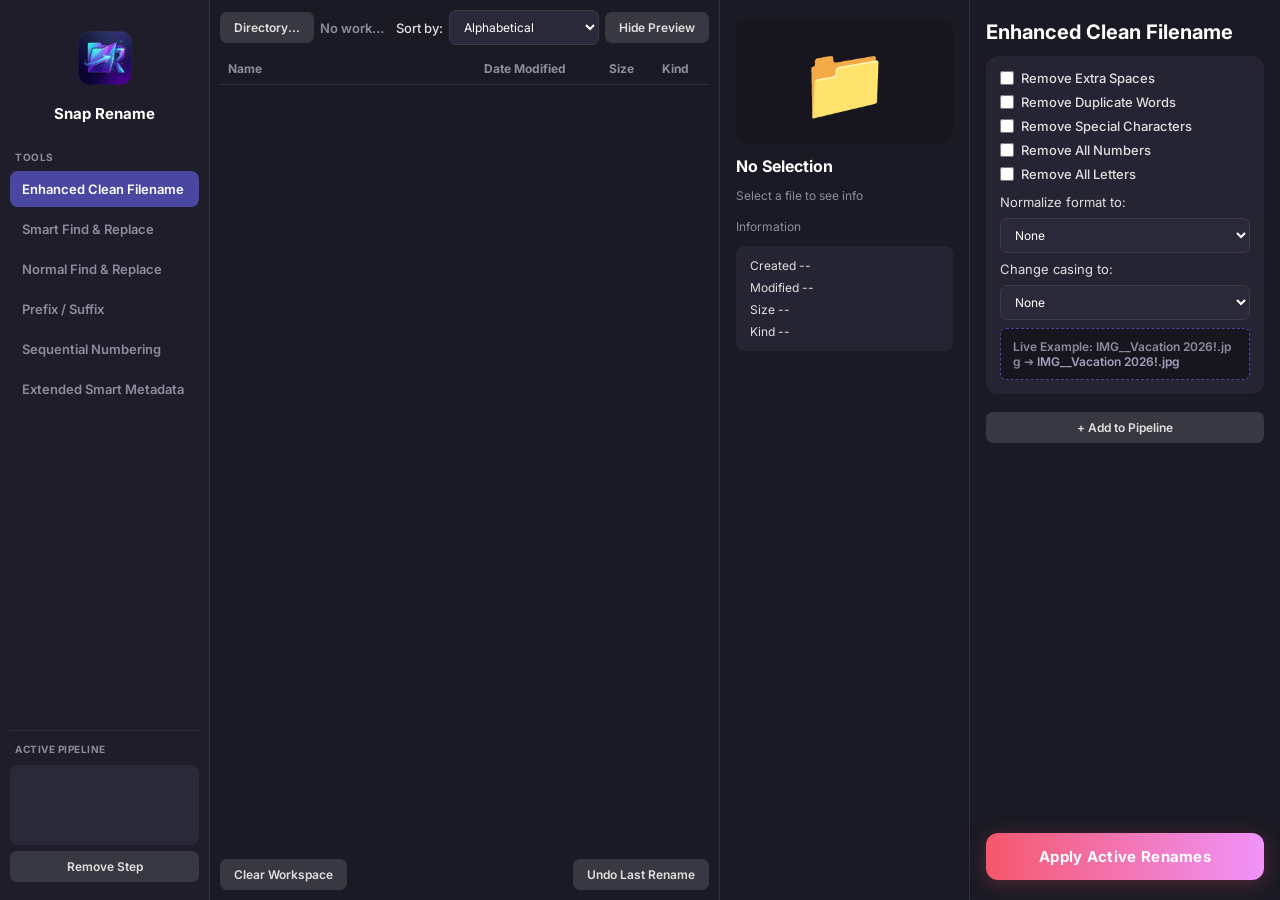
<file: Website/index.html>
<!DOCTYPE html>
<html lang="en">
<head>
  <meta charset="UTF-8">
  <meta name="viewport" content="width=device-width, initial-scale=1.0">
  <title>Snap Rename</title>
  <meta name="description" content="A powerful batch file renaming tool for the web.">
  <link rel="stylesheet" href="style.css">
</head>
<body>
<div id="app">

  <!-- ══════════ PANE 1: SIDEBAR ══════════ -->
  <aside id="sidebar">
    <div class="sidebar-logo">
      <img src="logo.png" alt="Snap Rename Logo" onerror="this.style.display='none'">
      <span>Snap Rename</span>
    </div>

    <div class="section-label">TOOLS</div>

    <button class="nav-btn active" data-idx="0">Enhanced Clean Filename</button>
    <button class="nav-btn" data-idx="1">Smart Find &amp; Replace</button>
    <button class="nav-btn" data-idx="2">Normal Find &amp; Replace</button>
    <button class="nav-btn" data-idx="3">Prefix / Suffix</button>
    <button class="nav-btn" data-idx="4">Sequential Numbering</button>
    <button class="nav-btn" data-idx="5">Extended Smart Metadata</button>

    <div class="pipeline-section">
      <div class="section-label" style="padding-top:0">ACTIVE PIPELINE</div>
      <ul id="op-list"></ul>
      <button class="btn-action" id="btn-rem-op">Remove Step</button>
    </div>
  </aside>

  <!-- ══════════ PANE 2: FILE LIST ══════════ -->
  <section id="file-pane">
    <div class="file-toolbar">
      <button class="btn-action" id="btn-workspace">Directory...</button>
      <span id="lbl-workspace">No workspace selected</span>
      <label for="combo-sort" style="margin-left:auto; white-space:nowrap">Sort by:</label>
      <select id="combo-sort" style="width:150px">
        <option>Alphabetical</option>
        <option>Date Added</option>
        <option>Date Modified</option>
        <option>Size</option>
        <option>Extension</option>
      </select>
      <button class="btn-action" id="btn-toggle-preview">Hide Preview</button>
    </div>

    <div class="file-table-wrap">
      <table id="file-table">
        <thead>
          <tr>
            <th style="min-width:200px">Name</th>
            <th>Date Modified</th>
            <th>Size</th>
            <th>Kind</th>
          </tr>
        </thead>
        <tbody id="file-table-body"></tbody>
      </table>
    </div>

    <div class="file-bottom-bar">
      <button class="btn-action" id="btn-clear">Clear Workspace</button>
      <button class="btn-action" id="btn-undo" style="margin-left:auto">Undo Last Rename</button>
    </div>
  </section>

  <!-- ══════════ PANE 3: PREVIEW ══════════ -->
  <aside id="preview-pane">
    <div id="preview-icon">📁</div>
    <div id="preview-title">No Selection</div>
    <div id="preview-subtitle">Select a file to see info</div>
    <div style="font-size:12px;color:#8c8c9e;margin-top:4px">Information</div>
    <div class="info-card">
      <div id="preview-created">Created  --</div>
      <div id="preview-modified">Modified  --</div>
      <div id="preview-size">Size  --</div>
      <div id="preview-kind">Kind  --</div>
    </div>
  </aside>

  <!-- ══════════ PANE 4: TOOL SETTINGS ══════════ -->
  <section id="tool-pane">
    <div id="tool-title">Enhanced Clean Filename</div>

    <!-- 0: Enhanced Clean -->
    <div class="tool-page" id="page-clean">
      <div class="option-card">
        <label><input type="checkbox" id="chk-clean-spaces"> Remove Extra Spaces</label>
        <label><input type="checkbox" id="chk-clean-dups"> Remove Duplicate Words</label>
        <label><input type="checkbox" id="chk-clean-special"> Remove Special Characters</label>
        <label><input type="checkbox" id="chk-clean-nums"> Remove All Numbers</label>
        <label><input type="checkbox" id="chk-clean-letters"> Remove All Letters</label>
        <div style="margin-top:4px">Normalize format to:</div>
        <select id="combo-clean-norm">
          <option value="">None</option>
          <option>Spaces</option>
          <option>Dashes</option>
          <option>Underscores</option>
        </select>
        <div>Change casing to:</div>
        <select id="combo-clean-case">
          <option value="">None</option>
          <option>Capitalize First Letters</option>
          <option>Uppercase</option>
          <option>Lowercase</option>
        </select>
        <div class="live-preview" id="clean-preview">Live Example: file.ext ➔ file.ext</div>
      </div>
    </div>

    <!-- 1: Smart Find & Replace -->
    <div class="tool-page hidden" id="page-smart">
      <div class="option-card">
        <div>Find Pattern:</div>
        <select id="combo-find">
          <option>Numbers</option>
          <option>Letters</option>
          <option>Spaces</option>
          <option>Special Characters</option>
          <option>Dates</option>
          <option>Brackets / Parentheses</option>
          <option>Consecutive Spaces</option>
          <option>Underscores / Dashes</option>
          <option>File Extension</option>
          <option>Non-ASCII Characters</option>
          <option>Leading/Trailing Spaces</option>
          <option>Leading Numbers</option>
          <option>Trailing Numbers</option>
          <option>Leading/Trailing Underscores</option>
          <option>Capitalize First Letter</option>
          <option>Uppercase All Letters</option>
          <option>Lowercase All Letters</option>
          <option>Swap Words</option>
          <option>Character Position</option>
          <option>Custom Exact</option>
          <option>Custom Regex</option>
        </select>
        <input type="text" id="inp-find-custom" placeholder="Custom pattern..." class="hidden">
        <div id="char-pos-group" class="hidden">
          <div style="margin-bottom:4px">Insert after character position (1-based):</div>
          <input type="number" id="spin-char-pos" min="1" max="999" value="1">
        </div>
        <div>Action:</div>
        <select id="combo-act">
          <option>Remove</option>
          <option>Replace With</option>
          <option>Insert Before</option>
          <option>Insert After</option>
          <option>Standardize</option>
          <option>Extract</option>
          <option>Insert (Stem Only)</option>
          <option>Insert (with Extension)</option>
        </select>
        <input type="text" id="inp-act-custom" placeholder="Replacement / insert text..." class="hidden">
        <div class="live-preview" id="smart-preview">Live Example: file.ext ➔ file.ext</div>
      </div>
    </div>

    <!-- 2: Normal Find & Replace -->
    <div class="tool-page hidden" id="page-normal">
      <div class="option-card">
        <div>Find:</div>
        <input type="text" id="inp-n-find" placeholder="Exact phrase to find">
        <div>Replace With:</div>
        <input type="text" id="inp-n-rep" placeholder="Leave empty to delete">
        <label><input type="checkbox" id="chk-n-case"> Case Sensitive</label>
        <div class="live-preview" id="normal-preview">Live Example: file.ext ➔ file.ext</div>
      </div>
    </div>

    <!-- 3: Prefix / Suffix -->
    <div class="tool-page hidden" id="page-presuf">
      <div class="option-card">
        <div>Prefix Add:</div>
        <input type="text" id="inp-prefix" placeholder="Prefix">
        <div>Suffix Add:</div>
        <input type="text" id="inp-suffix" placeholder="Suffix">
        <div class="live-preview" id="ps-preview">Live Example: file.ext ➔ file.ext</div>
      </div>
    </div>

    <!-- 4: Sequential Numbering -->
    <div class="tool-page hidden" id="page-num">
      <div class="option-card">
        <div>Placement:</div>
        <div class="row">
          <label><input type="radio" name="num-pos" id="radio-prefix"> At Front</label>
          <label><input type="radio" name="num-pos" id="radio-suffix" checked> At End</label>
        </div>
        <div>Base Name:</div>
        <input type="text" id="inp-num-base" placeholder="Leave blank to keep original">
        <div class="row">
          <label style="flex:unset">Start:</label>
          <input type="number" id="spin-start" value="1" min="0" style="width:70px">
          <label style="flex:unset">Pad:</label>
          <input type="number" id="spin-pad" value="2" min="1" max="10" style="width:60px">
        </div>
        <div class="live-preview" id="num-preview">Live Example: file.ext ➔ file.ext</div>
      </div>
    </div>

    <!-- 5: Extended Smart Metadata -->
    <div class="tool-page hidden" id="page-meta">
      <div class="option-card">
        <div>Preset Category:</div>
        <select id="combo-meta-preset">
          <option>All Files</option>
          <option>Images</option>
          <option>Audio / Songs</option>
          <option>Videos</option>
          <option>Movies</option>
          <option>TV Shows</option>
          <option>Podcasts</option>
          <option>Books / PDFs</option>
          <option>Scanned Documents</option>
        </select>
        <input type="text" id="inp-template" placeholder="Template syntax">
        <div class="tags-hint">Tags: {type}, {created}, {modified}, {size_kb}, {artist}, {album}, {track}, {title}, {year}, {genre}, {show}, {season}, {episode}, {author}, {original}</div>
        <div class="live-preview" id="meta-preview">Live Example: file.ext ➔ file.ext</div>
      </div>
    </div>

    <button class="btn-action" id="btn-add-op" style="margin-top:6px">+ Add to Pipeline</button>
    <div style="flex:1"></div>
    <button id="btn-apply">Apply Active Renames</button>
  </section>

</div>

<!-- ══════════ CUSTOM MODAL ══════════ -->
<div id="modal-overlay" class="modal-overlay hidden">
  <div class="modal-box" id="modal-box">
    <div id="modal-icon" style="font-size:32px;text-align:center;margin-bottom:8px"></div>
    <div id="modal-title" class="modal-title"></div>
    <div id="modal-message" class="modal-message"></div>
    <div id="modal-actions" class="modal-actions"></div>
  </div>
</div>

<script src="utils.js"></script>
<script src="engine.js"></script>
<script src="app.js"></script>
</body>
</html>
</file>
<file: Documentation/style.css>
/* ═══════════════════════════════════════════════
   Snap Rename — Documentation Styles
═══════════════════════════════════════════════ */

:root {
  --bg: #0d0c18;
  --bg2: #141322;
  --bg3: #1c1b2e;
  --bg4: #252433;
  --border: #2e2d45;
  --border2: #3a3950;
  --accent: #6c63ff;
  --accent2: #a78bfa;
  --accent3: #f472b6;
  --text: #e8e8f8;
  --text2: #b0b0c8;
  --text3: #7070a0;
  --success: #10b981;
  --warn: #f59e0b;
  --danger: #f5576c;
  --header-h: 64px;
  --sidebar-w: 240px;
  --font: 'Inter', system-ui, sans-serif;
  --font-mono: 'JetBrains Mono', monospace;
  --radius: 12px;
  --radius-sm: 8px;
}

:root.light {
  --bg: #f4f4f9;
  --bg2: #ebebf5;
  --bg3: #ffffff;
  --bg4: #f0effe;
  --border: #d8d8ee;
  --border2: #c0c0de;
  --text: #1a1a2e;
  --text2: #45456a;
  --text3: #8888aa;
}

*, *::before, *::after { box-sizing: border-box; margin: 0; padding: 0; }

html { scroll-behavior: smooth; }

body {
  font-family: var(--font);
  background: var(--bg);
  color: var(--text);
  font-size: 15px;
  line-height: 1.7;
}

a { color: var(--accent2); text-decoration: none; }
a:hover { text-decoration: underline; }

code {
  font-family: var(--font-mono);
  font-size: 12.5px;
  background: var(--bg4);
  border: 1px solid var(--border2);
  border-radius: 5px;
  padding: 2px 6px;
  color: var(--accent2);
}

/* ═══ HEADER ═══════════════════════════════════ */
#top-header {
  position: fixed;
  top: 0; left: 0; right: 0;
  height: var(--header-h);
  background: rgba(13,12,24,0.85);
  backdrop-filter: blur(12px);
  border-bottom: 1px solid var(--border);
  z-index: 1000;
}
:root.light #top-header { background: rgba(244,244,249,0.9); }

.header-inner {
  max-width: 1440px;
  margin: 0 auto;
  padding: 0 24px;
  height: 100%;
  display: flex;
  align-items: center;
  gap: 20px;
}

.header-logo { display: flex; align-items: center; gap: 10px; flex-shrink: 0; }
.header-logo img { width: 36px; height: 36px; border-radius: 8px; }
.header-title { font-size: 17px; font-weight: 800; color: var(--text); }
.header-sub { font-size: 11px; color: var(--text3); font-weight: 500; letter-spacing: 0.05em; text-transform: uppercase; margin-top: -2px; }

.search-wrap {
  flex: 1;
  max-width: 480px;
  position: relative;
  display: flex;
  align-items: center;
}
.search-icon { position: absolute; left: 12px; font-size: 18px; color: var(--text3); }
#search-input {
  width: 100%;
  padding: 10px 44px 10px 38px;
  background: var(--bg3);
  border: 1px solid var(--border2);
  border-radius: var(--radius);
  color: var(--text);
  font-size: 14px;
  font-family: var(--font);
  transition: border-color 0.2s, box-shadow 0.2s;
  outline: none;
}
#search-input:focus { border-color: var(--accent); box-shadow: 0 0 0 3px rgba(108,99,255,0.2); }
.search-wrap kbd {
  position: absolute; right: 12px;
  font-size: 11px; color: var(--text3);
  background: var(--bg4); border: 1px solid var(--border2);
  border-radius: 5px; padding: 2px 6px;
  font-family: var(--font);
}

.header-actions { display: flex; align-items: center; gap: 10px; margin-left: auto; }
.btn-launch {
  background: linear-gradient(135deg, var(--accent), var(--accent3));
  color: white; padding: 8px 18px; border-radius: var(--radius-sm);
  font-size: 13px; font-weight: 600; border: none; cursor: pointer;
  transition: opacity 0.15s, transform 0.1s;
  white-space: nowrap;
}
.btn-launch:hover { opacity: 0.9; transform: translateY(-1px); text-decoration: none; }
#theme-toggle {
  background: var(--bg3); border: 1px solid var(--border2);
  border-radius: var(--radius-sm); padding: 8px 10px;
  font-size: 16px; cursor: pointer; color: var(--text);
  transition: background 0.15s;
}
#theme-toggle:hover { background: var(--bg4); }

/* ═══ SEARCH RESULTS ═══════════════════════════ */
.search-results {
  position: absolute;
  top: calc(var(--header-h) - 4px);
  left: 50%; transform: translateX(-50%);
  width: 560px;
  background: var(--bg3);
  border: 1px solid var(--border2);
  border-radius: 0 0 var(--radius) var(--radius);
  box-shadow: 0 20px 60px rgba(0,0,0,0.4);
  max-height: 420px;
  overflow-y: auto;
  z-index: 2000;
}
.search-results.hidden { display: none; }
.search-result-item {
  padding: 14px 18px;
  cursor: pointer;
  border-bottom: 1px solid var(--border);
  transition: background 0.1s;
}
.search-result-item:hover { background: var(--bg4); }
.sri-title { font-weight: 700; color: var(--text); font-size: 14px; }
.sri-section { font-size: 11px; color: var(--accent2); margin-bottom: 2px; text-transform: uppercase; letter-spacing: 0.05em; }
.sri-desc { font-size: 12px; color: var(--text2); }
.search-no-results { padding: 24px; text-align: center; color: var(--text3); font-size: 14px; }

/* ═══ LAYOUT ═════════════════════════════════ */
.page-layout {
  display: flex;
  max-width: 1440px;
  margin: 0 auto;
  padding-top: var(--header-h);
  min-height: 100vh;
}

/* ═══ SIDEBAR ════════════════════════════════ */
#sidebar {
  width: var(--sidebar-w);
  flex-shrink: 0;
  position: sticky;
  top: var(--header-h);
  height: calc(100vh - var(--header-h));
  overflow-y: auto;
  padding: 24px 0;
  border-right: 1px solid var(--border);
  scrollbar-width: thin;
  scrollbar-color: var(--border2) transparent;
}
#sidebar::-webkit-scrollbar { width: 4px; }
#sidebar::-webkit-scrollbar-thumb { background: var(--border2); border-radius: 2px; }

.nav-section {
  font-size: 10px;
  font-weight: 700;
  text-transform: uppercase;
  letter-spacing: 0.08em;
  color: var(--text3);
  padding: 16px 20px 6px;
}
.nav-link {
  display: block;
  padding: 6px 20px;
  font-size: 13px;
  color: var(--text2);
  transition: color 0.15s, background 0.15s;
  border-radius: 0 var(--radius-sm) var(--radius-sm) 0;
  margin-right: 12px;
}
.nav-link:hover { color: var(--text); background: var(--bg3); text-decoration: none; }
.nav-link.active { color: var(--accent2); background: rgba(108,99,255,0.12); font-weight: 600; }

/* ═══ CONTENT ════════════════════════════════ */
#content {
  flex: 1;
  min-width: 0;
  padding: 48px 60px 80px;
}

/* ═══ DOC SECTION ════════════════════════════ */
.doc-section {
  margin-bottom: 72px;
  padding-bottom: 72px;
  border-bottom: 1px solid var(--border);
}
.doc-section:last-of-type { border-bottom: none; }

.section-badge {
  display: inline-block;
  font-size: 11px;
  font-weight: 700;
  text-transform: uppercase;
  letter-spacing: 0.08em;
  color: var(--accent2);
  background: rgba(108,99,255,0.12);
  border: 1px solid rgba(108,99,255,0.3);
  border-radius: 20px;
  padding: 3px 12px;
  margin-bottom: 14px;
}
.pattern-badge { color: var(--accent3); background: rgba(244,114,182,0.1); border-color: rgba(244,114,182,0.3); }

h1 { font-size: 36px; font-weight: 800; line-height: 1.2; margin-bottom: 16px; }
h2 { font-size: 28px; font-weight: 800; line-height: 1.3; margin-bottom: 14px; }
h3 { font-size: 20px; font-weight: 700; margin: 28px 0 12px; }

.lead { font-size: 17px; color: var(--text2); line-height: 1.8; margin-bottom: 28px; }
p { margin-bottom: 16px; color: var(--text2); }
ul { margin: 0 0 16px 20px; color: var(--text2); }
ul li { margin-bottom: 6px; }

/* ═══ FEATURE GRID ═══════════════════════════ */
.feature-grid {
  display: grid;
  grid-template-columns: repeat(auto-fill, minmax(200px, 1fr));
  gap: 16px;
  margin: 24px 0 32px;
}
.feature-card {
  background: var(--bg3);
  border: 1px solid var(--border2);
  border-radius: var(--radius);
  padding: 20px;
  transition: transform 0.15s, border-color 0.15s;
}
.feature-card:hover { transform: translateY(-2px); border-color: var(--accent); }
.feature-icon { font-size: 28px; margin-bottom: 10px; }
.feature-name { font-weight: 700; font-size: 14px; margin-bottom: 4px; }
.feature-desc { font-size: 13px; color: var(--text3); }

/* ═══ STEPS ══════════════════════════════════ */
.steps { margin: 20px 0 24px; }
.step {
  display: flex;
  gap: 14px;
  margin-bottom: 14px;
  align-items: flex-start;
}
.step-num {
  flex-shrink: 0;
  width: 28px; height: 28px;
  background: linear-gradient(135deg, var(--accent), var(--accent3));
  border-radius: 50%;
  display: flex; align-items: center; justify-content: center;
  font-size: 12px; font-weight: 700; color: white;
}
.step > div { color: var(--text2); font-size: 14px; padding-top: 3px; }
.step strong { color: var(--text); }

/* ═══ CALLOUTS ═══════════════════════════════ */
.callout {
  padding: 14px 18px;
  border-radius: var(--radius-sm);
  margin: 20px 0;
  font-size: 13.5px;
  border-left: 4px solid;
}
.callout-info { background: rgba(108,99,255,0.08); border-color: var(--accent); color: var(--text2); }
.callout-tip  { background: rgba(16,185,129,0.08); border-color: var(--success); color: var(--text2); }
.callout-warn { background: rgba(245,88,108,0.08); border-color: var(--danger); color: var(--text2); }

.callout strong { color: var(--text); }

/* ═══ OPTION TABLE ═══════════════════════════ */
.option-table { margin: 20px 0 28px; }
.opt-row {
  display: grid;
  grid-template-columns: 200px 1fr 1fr;
  gap: 12px;
  padding: 14px 16px;
  border-bottom: 1px solid var(--border);
  align-items: start;
  font-size: 13.5px;
}
.opt-row:last-child { border-bottom: none; }
.opt-row:nth-child(even) { background: var(--bg2); border-radius: 6px; }
.opt-name { font-weight: 700; color: var(--text); }
.opt-desc { color: var(--text2); }
.opt-example { color: var(--text3); font-size: 12.5px; }

/* ═══ EXAMPLES ═══════════════════════════════ */
.example-row {
  display: flex;
  align-items: center;
  gap: 12px;
  padding: 10px 14px;
  background: var(--bg3);
  border: 1px solid var(--border);
  border-radius: var(--radius-sm);
  margin: 8px 0;
  font-family: var(--font-mono);
  font-size: 13px;
  flex-wrap: wrap;
}
.ex-in { color: var(--text); }
.ex-in mark { background: rgba(245,88,108,0.25); color: var(--danger); border-radius: 3px; padding: 0 2px; }
.arrow { color: var(--text3); }
.ex-out { color: var(--success); font-weight: 600; }
.ex-action { margin-left: auto; font-size: 11px; color: var(--text3); font-family: var(--font); }

/* ═══ TAG GRID ═══════════════════════════════ */
.tag-grid { display: flex; flex-wrap: wrap; gap: 8px; margin: 12px 0 20px; }
.tag {
  background: var(--bg4);
  border: 1px solid var(--border2);
  border-radius: 20px;
  padding: 4px 14px;
  font-size: 13px;
  color: var(--text2);
}

/* ═══ VIDEO BLOCK ════════════════════════════ */
.video-block {
  margin: 28px 0 8px;
  background: var(--bg3);
  border: 1px solid var(--border2);
  border-radius: var(--radius);
  overflow: hidden;
}
.video-label {
  padding: 10px 16px;
  font-size: 12px;
  font-weight: 600;
  color: var(--text3);
  background: var(--bg2);
  border-bottom: 1px solid var(--border);
  text-transform: uppercase;
  letter-spacing: 0.05em;
}
video {
  width: 100%;
  display: block;
  max-height: 480px;
  background: #000;
}
.no-video {
  padding: 40px;
  text-align: center;
  color: var(--text3);
  font-size: 14px;
}

/* ═══ PATTERN SECTIONS ═══════════════════════ */
.pattern-section {
  margin-bottom: 32px;
  padding-bottom: 32px;
  padding-left: 16px;
  border-left: 3px solid rgba(244,114,182,0.3);
}
.pattern-section h3 { font-size: 18px; margin-top: 0; margin-bottom: 8px; }

/* ═══ PRESET GRID ════════════════════════════ */
.preset-grid {
  display: grid;
  grid-template-columns: repeat(auto-fill, minmax(260px, 1fr));
  gap: 14px;
  margin: 20px 0 28px;
}
.preset-card {
  background: var(--bg3);
  border: 1px solid var(--border2);
  border-radius: var(--radius);
  padding: 16px;
  transition: border-color 0.15s;
}
.preset-card:hover { border-color: var(--accent2); }
.preset-name { font-weight: 700; font-size: 14px; margin-bottom: 8px; }
.preset-tpl { font-family: var(--font-mono); font-size: 12px; color: var(--accent2); margin-bottom: 6px; word-break: break-all; }
.preset-exts { font-size: 11px; color: var(--text3); }

/* ═══ TAG TABLE ══════════════════════════════ */
.tag-table {
  width: 100%;
  border-collapse: collapse;
  margin: 20px 0 28px;
  font-size: 13.5px;
}
.tag-table th {
  background: var(--bg4);
  color: var(--text2);
  text-align: left;
  padding: 10px 14px;
  font-size: 11px;
  font-weight: 700;
  text-transform: uppercase;
  letter-spacing: 0.05em;
  border-bottom: 1px solid var(--border2);
}
.tag-table td {
  padding: 10px 14px;
  border-bottom: 1px solid var(--border);
  color: var(--text2);
  vertical-align: top;
}
.tag-table tr:last-child td { border-bottom: none; }
.tag-table tr:hover td { background: var(--bg3); }

/* ═══ FOOTER ═════════════════════════════════ */
.doc-footer {
  text-align: center;
  padding: 40px 0 20px;
  color: var(--text3);
  font-size: 13px;
}
.doc-footer a { color: var(--accent2); margin-top: 8px; display: inline-block; }

/* ═══ HIDDEN ══════════════════════════════════ */
.hidden { display: none !important; }

/* ═══ SCROLLBAR ══════════════════════════════ */
::-webkit-scrollbar { width: 6px; }
::-webkit-scrollbar-track { background: transparent; }
::-webkit-scrollbar-thumb { background: var(--border2); border-radius: 3px; }

/* ═══ RESPONSIVE ════════════════════════════ */
@media (max-width: 1100px) {
  #content { padding: 32px 32px 60px; }
}
@media (max-width: 860px) {
  #sidebar { display: none; }
  .opt-row { grid-template-columns: 1fr 1fr; }
}
@media (max-width: 600px) {
  h1 { font-size: 26px; }
  h2 { font-size: 22px; }
  #content { padding: 24px 20px 40px; }
  .opt-row { grid-template-columns: 1fr; }
}
</file>
<file: Website/style.css>
/* style.css — Snap Rename Website */
@import url('https://fonts.googleapis.com/css2?family=Inter:wght@400;500;600;700&display=swap');

:root {
  --bg:       #1a1a24;
  --sidebar:  #1e1d29;
  --card:     #252433;
  --border:   #2f2e3e;
  --input-bg: #2a2939;
  --accent:   #4a47a3;
  --accent2:  #6a67c3;
  --text:     #e0e0e0;
  --muted:    #8c8c9e;
  --danger:   #ff3b30;
  --success:  #10b981;
}

* { box-sizing: border-box; margin: 0; padding: 0; }
html, body { height: 100%; }
body {
  font-family: 'Inter', system-ui, sans-serif;
  background: var(--bg); color: var(--text);
  font-size: 13px;
  user-select: none;
}

/* ─── 4-Pane Layout ──────────────────────────────── */
#app {
  display: flex;
  height: 100vh;
  overflow: hidden;
}

/* ─── Sidebar ────────────────────────────────────── */
#sidebar {
  width: 210px;
  min-width: 190px;
  background: var(--sidebar);
  display: flex;
  flex-direction: column;
  padding: 18px 10px;
  gap: 4px;
  border-right: 1px solid var(--border);
  overflow-y: auto;
}

.sidebar-logo {
  display: flex;
  flex-direction: column;
  align-items: center;
  margin-bottom: 16px;
  gap: 6px;
}
.sidebar-logo img {
  width: 80px;
  height: 80px;
  object-fit: contain;
  border-radius: 16px;
}
.sidebar-logo span {
  font-weight: 700;
  font-size: 15px;
  color: white;
}

.section-label {
  font-size: 10px;
  font-weight: 700;
  color: var(--muted);
  padding: 8px 5px 4px;
  letter-spacing: 0.5px;
}

.nav-btn {
  background: transparent;
  border: none;
  color: var(--muted);
  border-radius: 8px;
  padding: 10px 12px;
  text-align: left;
  font-size: 13px;
  font-weight: 600;
  cursor: pointer;
  width: 100%;
  transition: background 0.15s, color 0.15s;
}
.nav-btn:hover { background: #2e2d3e; color: white; }
.nav-btn.active { background: var(--accent); color: white; }

.pipeline-section {
  margin-top: auto;
  padding-top: 12px;
  border-top: 1px solid var(--border);
  display: flex;
  flex-direction: column;
  gap: 6px;
}

#op-list {
  list-style: none;
  background: var(--input-bg);
  border-radius: 8px;
  padding: 6px;
  min-height: 80px;
  max-height: 130px;
  overflow-y: auto;
  font-size: 12px;
}
#op-list li {
  padding: 5px 8px;
  border-radius: 5px;
  cursor: pointer;
  color: var(--text);
}
#op-list li:hover { background: var(--border); }
#op-list li.selected { background: var(--accent); color: white; }

/* ─── File Pane ──────────────────────────────────── */
#file-pane {
  flex: 1;
  display: flex;
  flex-direction: column;
  min-width: 350px;
  padding: 10px;
  gap: 8px;
  border-right: 1px solid var(--border);
  overflow: hidden;
  transition: border 0.15s;
}
#file-pane.drag-over { border: 2px dashed var(--accent2); border-radius: 8px; }

.file-toolbar {
  display: flex;
  align-items: center;
  gap: 6px;
  flex-wrap: wrap;
}
#lbl-workspace {
  font-weight: 600;
  color: var(--muted);
  flex: 1;
  white-space: nowrap;
  overflow: hidden;
  text-overflow: ellipsis;
}

.file-table-wrap {
  flex: 1;
  overflow-y: auto;
  border-radius: 8px;
  background: var(--bg);
}
#file-table {
  width: 100%;
  border-collapse: collapse;
  font-size: 12px;
}
#file-table th {
  background: var(--bg);
  text-align: left;
  padding: 8px;
  font-weight: 700;
  color: var(--muted);
  border-bottom: 1px solid var(--border);
  position: sticky;
  top: 0;
}
#file-table td {
  padding: 7px 8px;
  border-bottom: 1px solid #22213050;
  color: #d1d1e0;
  white-space: nowrap;
  overflow: hidden;
  text-overflow: ellipsis;
  max-width: 200px;
}
#file-table-body tr { cursor: pointer; transition: background 0.1s; }
#file-table-body tr:hover { background: #23223280; }
#file-table-body tr.selected { background: #4a47a340; }
#file-table-body tr.selected td { color: white; }
td.name-changed { color: var(--danger) !important; font-weight: 600; }

.file-bottom-bar {
  display: flex;
  gap: 8px;
  align-items: center;
}

/* ─── Preview Pane ───────────────────────────────── */
#preview-pane {
  width: 250px;
  min-width: 210px;
  display: flex;
  flex-direction: column;
  padding: 20px 16px;
  gap: 12px;
  border-right: 1px solid var(--border);
  overflow-y: auto;
}
#preview-pane.hidden { display: none; }

#preview-icon {
  font-size: 72px;
  text-align: center;
  background: #17161f;
  border-radius: 12px;
  padding: 18px 0;
}
#preview-title {
  font-size: 16px;
  font-weight: 700;
  color: white;
  word-break: break-all;
}
#preview-subtitle { font-size: 12px; color: var(--muted); }

.info-card {
  background: var(--card);
  border-radius: 8px;
  padding: 12px 14px;
  display: flex;
  flex-direction: column;
  gap: 7px;
  font-size: 12px;
  color: var(--text);
}

/* ─── Tool Settings Pane ─────────────────────────── */
#tool-pane {
  width: 310px;
  min-width: 270px;
  display: flex;
  flex-direction: column;
  padding: 20px 16px;
  gap: 12px;
  overflow-y: auto;
}
#tool-title {
  font-size: 20px;
  font-weight: 700;
  color: white;
}

.tool-page { display: flex; flex-direction: column; gap: 10px; }
.tool-page.hidden { display: none !important; }

.option-card {
  background: var(--card);
  border-radius: 12px;
  padding: 14px;
  display: flex;
  flex-direction: column;
  gap: 8px;
}

/* ─── Inputs ─────────────────────────────────────── */
label { display: flex; align-items: center; gap: 7px; cursor: pointer; font-weight: 500; }
input[type=checkbox], input[type=radio] { accent-color: var(--accent); width: 14px; height: 14px; }

input[type=text], input[type=number], select, textarea {
  background: var(--input-bg);
  border: 1px solid #3c3c46;
  border-radius: 7px;
  padding: 8px 10px;
  color: white;
  font-size: 12px;
  font-family: inherit;
  width: 100%;
  outline: none;
  transition: border 0.15s;
}
input[type=text]:focus, input[type=number]:focus, select:focus {
  border-color: #a78bfa;
}
select option { background: var(--sidebar); }

.row { display: flex; gap: 8px; align-items: center; }
.row label { flex: 1; white-space: nowrap; }

.live-preview {
  background: #17161f;
  border: 1px dashed var(--accent);
  border-radius: 6px;
  padding: 10px 12px;
  font-size: 12px;
  color: var(--muted);
  font-weight: 600;
  word-break: break-all;
  min-height: 36px;
}

.tags-hint {
  font-size: 10px;
  color: var(--muted);
  line-height: 1.6;
}

/* ─── Buttons ─────────────────────────────────────── */
button {
  font-family: inherit;
  font-size: 12px;
  cursor: pointer;
  border: none;
  border-radius: 7px;
  padding: 8px 14px;
  font-weight: 600;
  transition: background 0.15s, transform 0.1s;
}
button:active { transform: scale(0.97); }

.btn-action {
  background: #383842;
  color: var(--text);
}
.btn-action:hover { background: #4a4a58; }

.btn-block {
  background: var(--accent);
  color: white;
  font-size: 12px;
  border-radius: 6px;
  padding: 6px 11px;
}
.btn-block:hover { background: var(--accent2); }

#btn-apply {
  background: linear-gradient(to right, #f5576c, #f093fb);
  color: white;
  font-weight: 700;
  font-size: 15px;
  border-radius: 12px;
  padding: 14px 20px;
  width: 100%;
  letter-spacing: 0.3px;
  margin-top: auto;
  box-shadow: 0 4px 20px #f5576c44;
}
#btn-apply:hover {
  background: linear-gradient(to right, #ff6b80, #ffaafd);
}

.hidden { display: none !important; }

/* ─── Scrollbars ─────────────────────────────────── */
::-webkit-scrollbar { width: 6px; height: 6px; }
::-webkit-scrollbar-track { background: transparent; }
::-webkit-scrollbar-thumb { background: #3c3c50; border-radius: 4px; }
::-webkit-scrollbar-thumb:hover { background: #5a5a70; }

/* ─── Responsive tweaks ──────────────────────────── */
/* ─── Custom Modal ───────────────────────────────── */
.modal-overlay {
  position: fixed;
  inset: 0;
  background: rgba(0,0,0,0.65);
  backdrop-filter: blur(4px);
  display: flex;
  align-items: center;
  justify-content: center;
  z-index: 9999;
  animation: fadeIn 0.15s ease;
}
@keyframes fadeIn { from { opacity: 0; } to { opacity: 1; } }

.modal-box {
  background: #252433;
  border: 1px solid #3a3950;
  border-radius: 16px;
  padding: 28px 32px;
  min-width: 320px;
  max-width: 480px;
  width: 90%;
  box-shadow: 0 24px 60px rgba(0,0,0,0.6);
  animation: slideUp 0.18s cubic-bezier(0.34,1.56,0.64,1);
}
@keyframes slideUp { from { transform: translateY(18px); opacity: 0; } to { transform: translateY(0); opacity: 1; } }

.modal-title {
  font-size: 17px;
  font-weight: 700;
  color: white;
  margin-bottom: 10px;
}
.modal-message {
  font-size: 13px;
  color: #b0b0c8;
  line-height: 1.6;
  margin-bottom: 20px;
  white-space: pre-wrap;
}
.modal-actions {
  display: flex;
  justify-content: flex-end;
  gap: 10px;
}
.modal-actions button {
  padding: 9px 20px;
  border-radius: 8px;
  font-size: 13px;
  font-weight: 600;
  cursor: pointer;
  border: none;
  transition: background 0.15s, transform 0.1s;
}
.modal-actions button:active { transform: scale(0.97); }
.modal-btn-cancel {
  background: #38384a;
  color: #c0c0d8;
}
.modal-btn-cancel:hover { background: #45455a; }
.modal-btn-ok {
  background: var(--accent);
  color: white;
}
.modal-btn-ok:hover { background: var(--accent2); }
.modal-btn-danger {
  background: linear-gradient(to right, #f5576c, #f093fb);
  color: white;
}
.modal-btn-danger:hover { background: linear-gradient(to right, #ff6b80, #ffaafd); }
</file>
